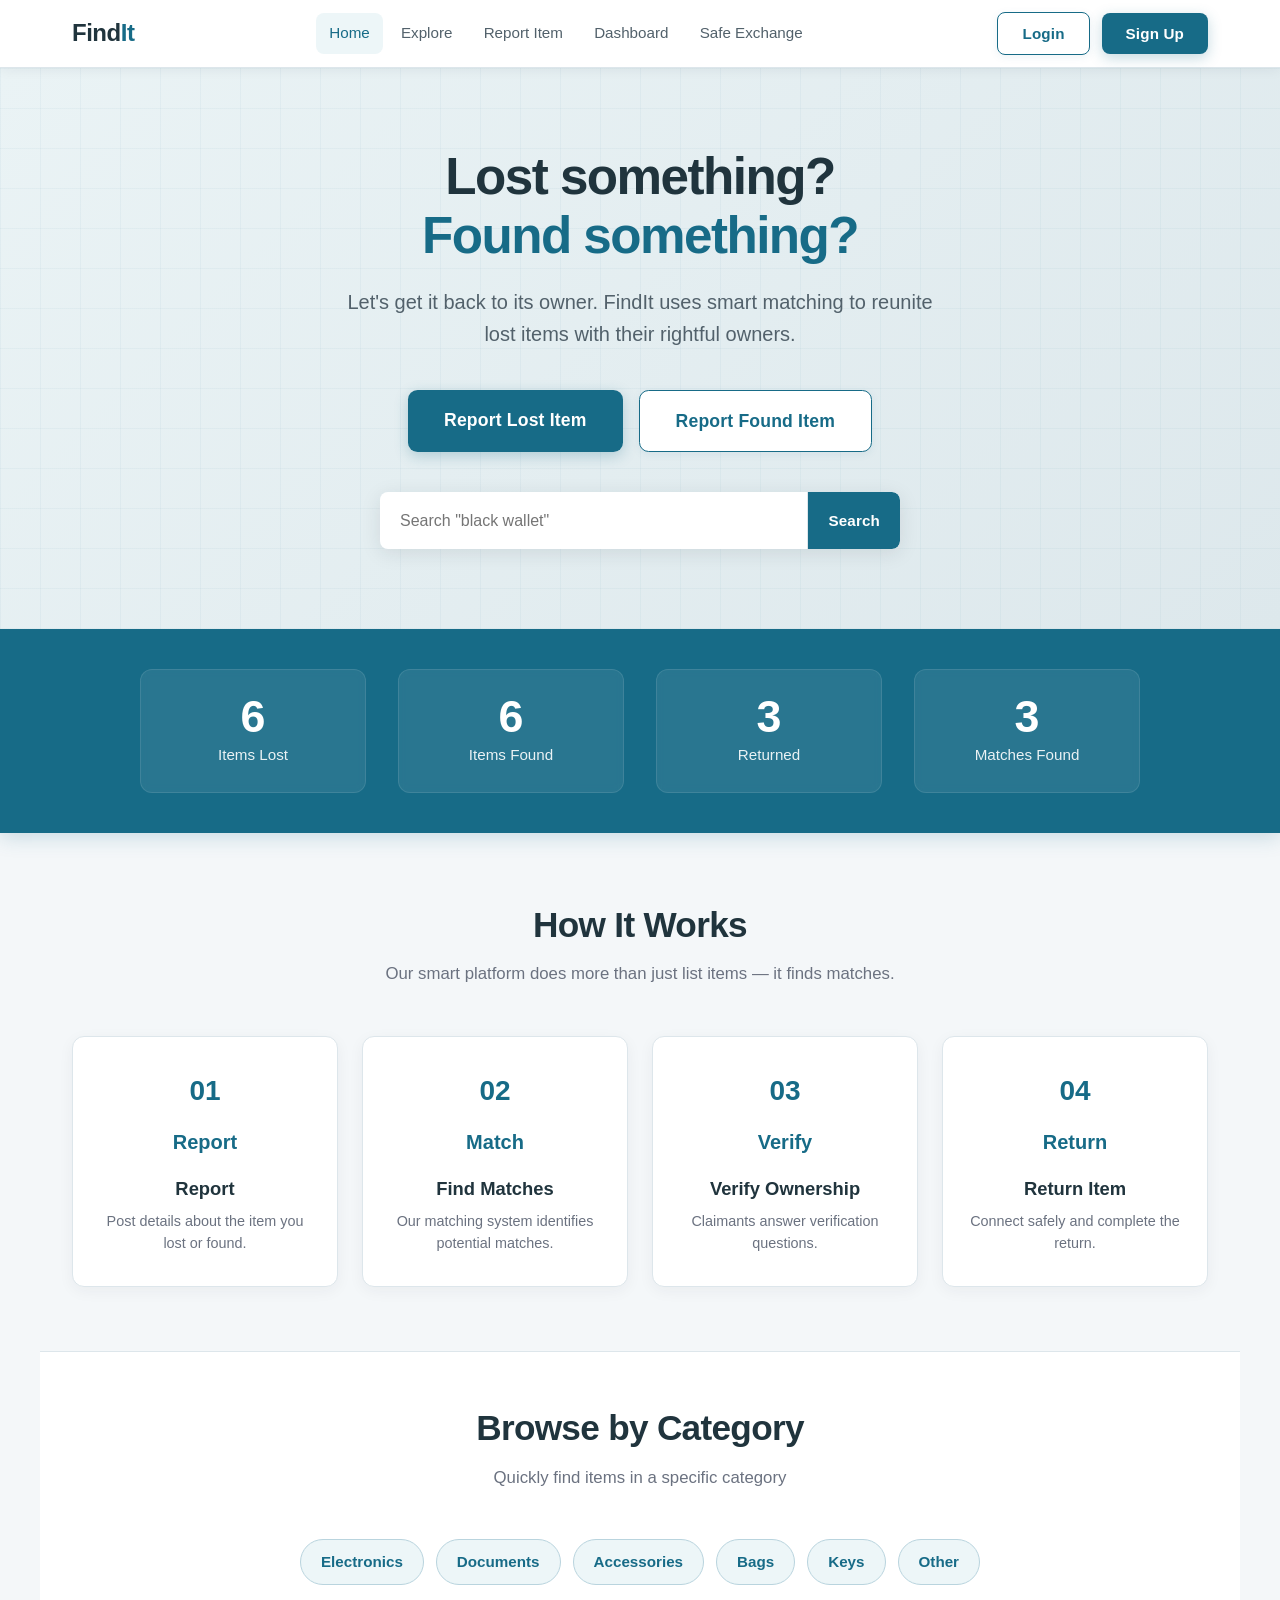
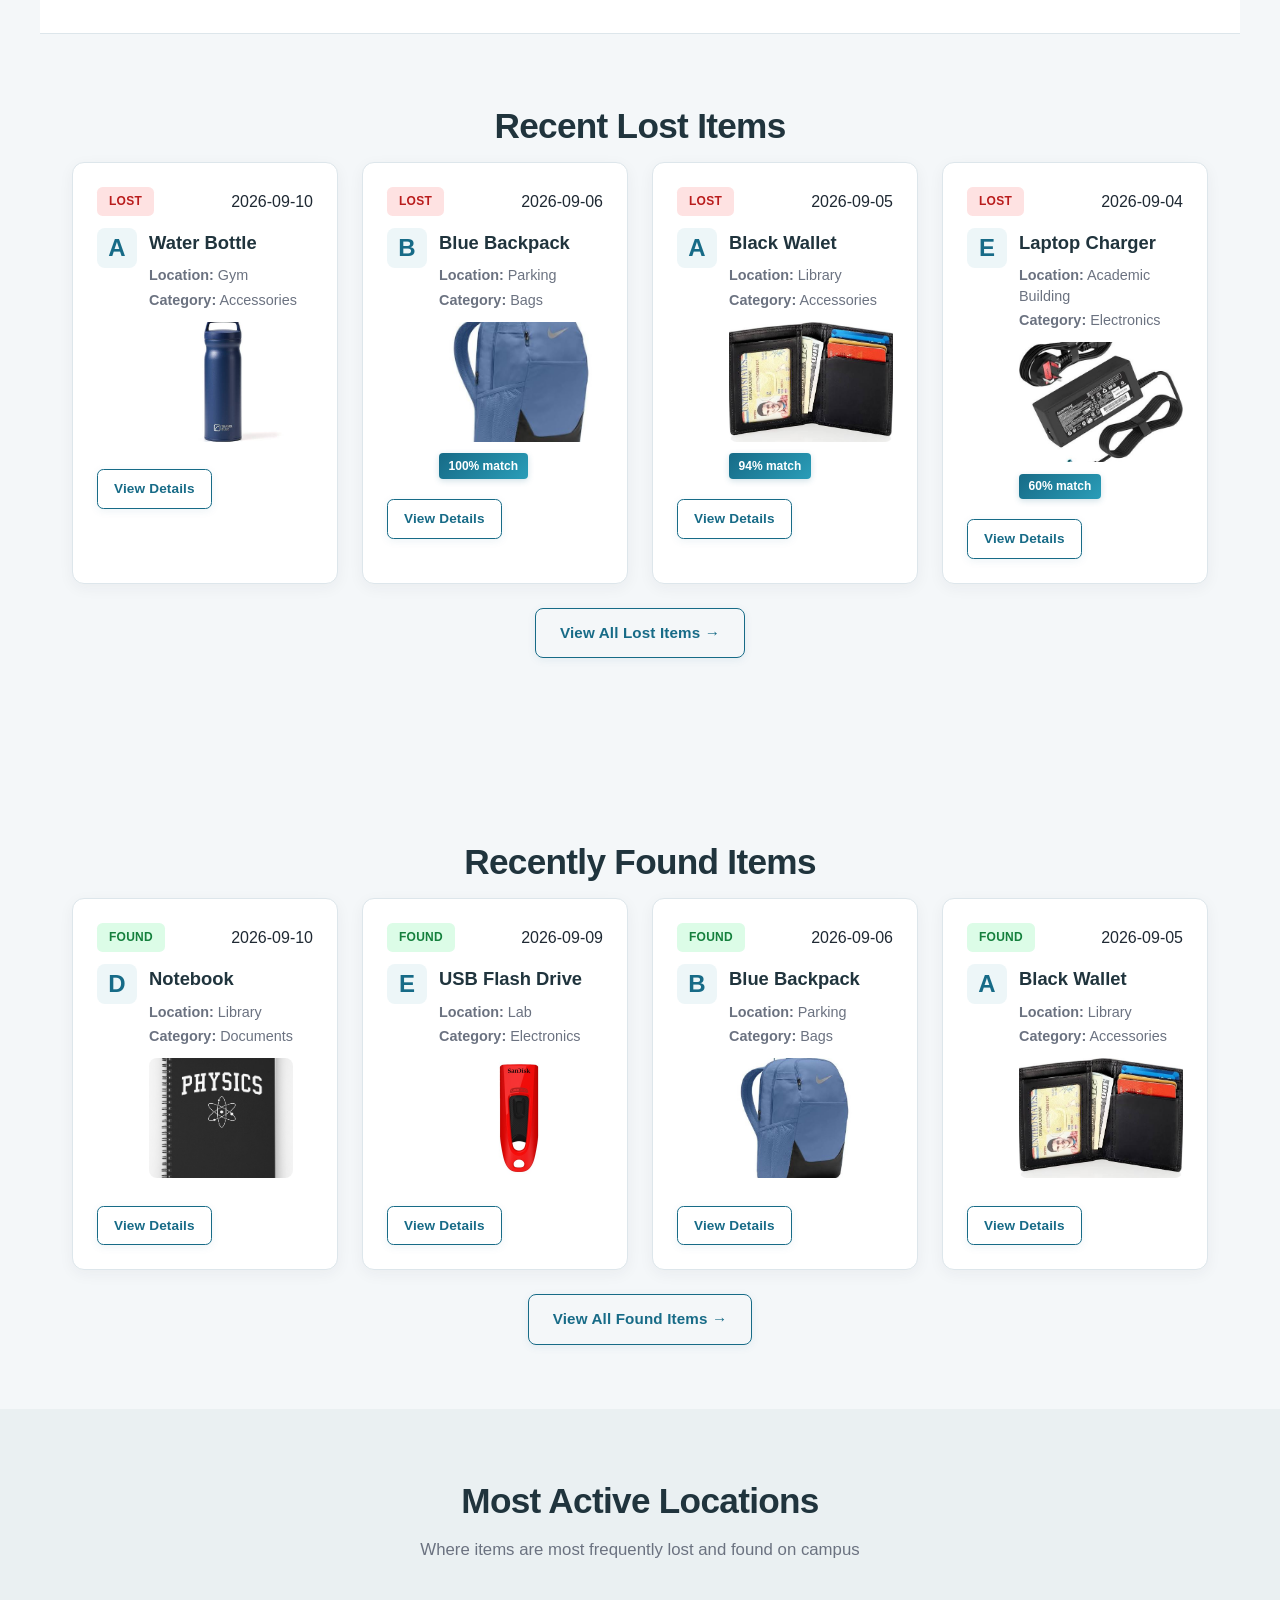
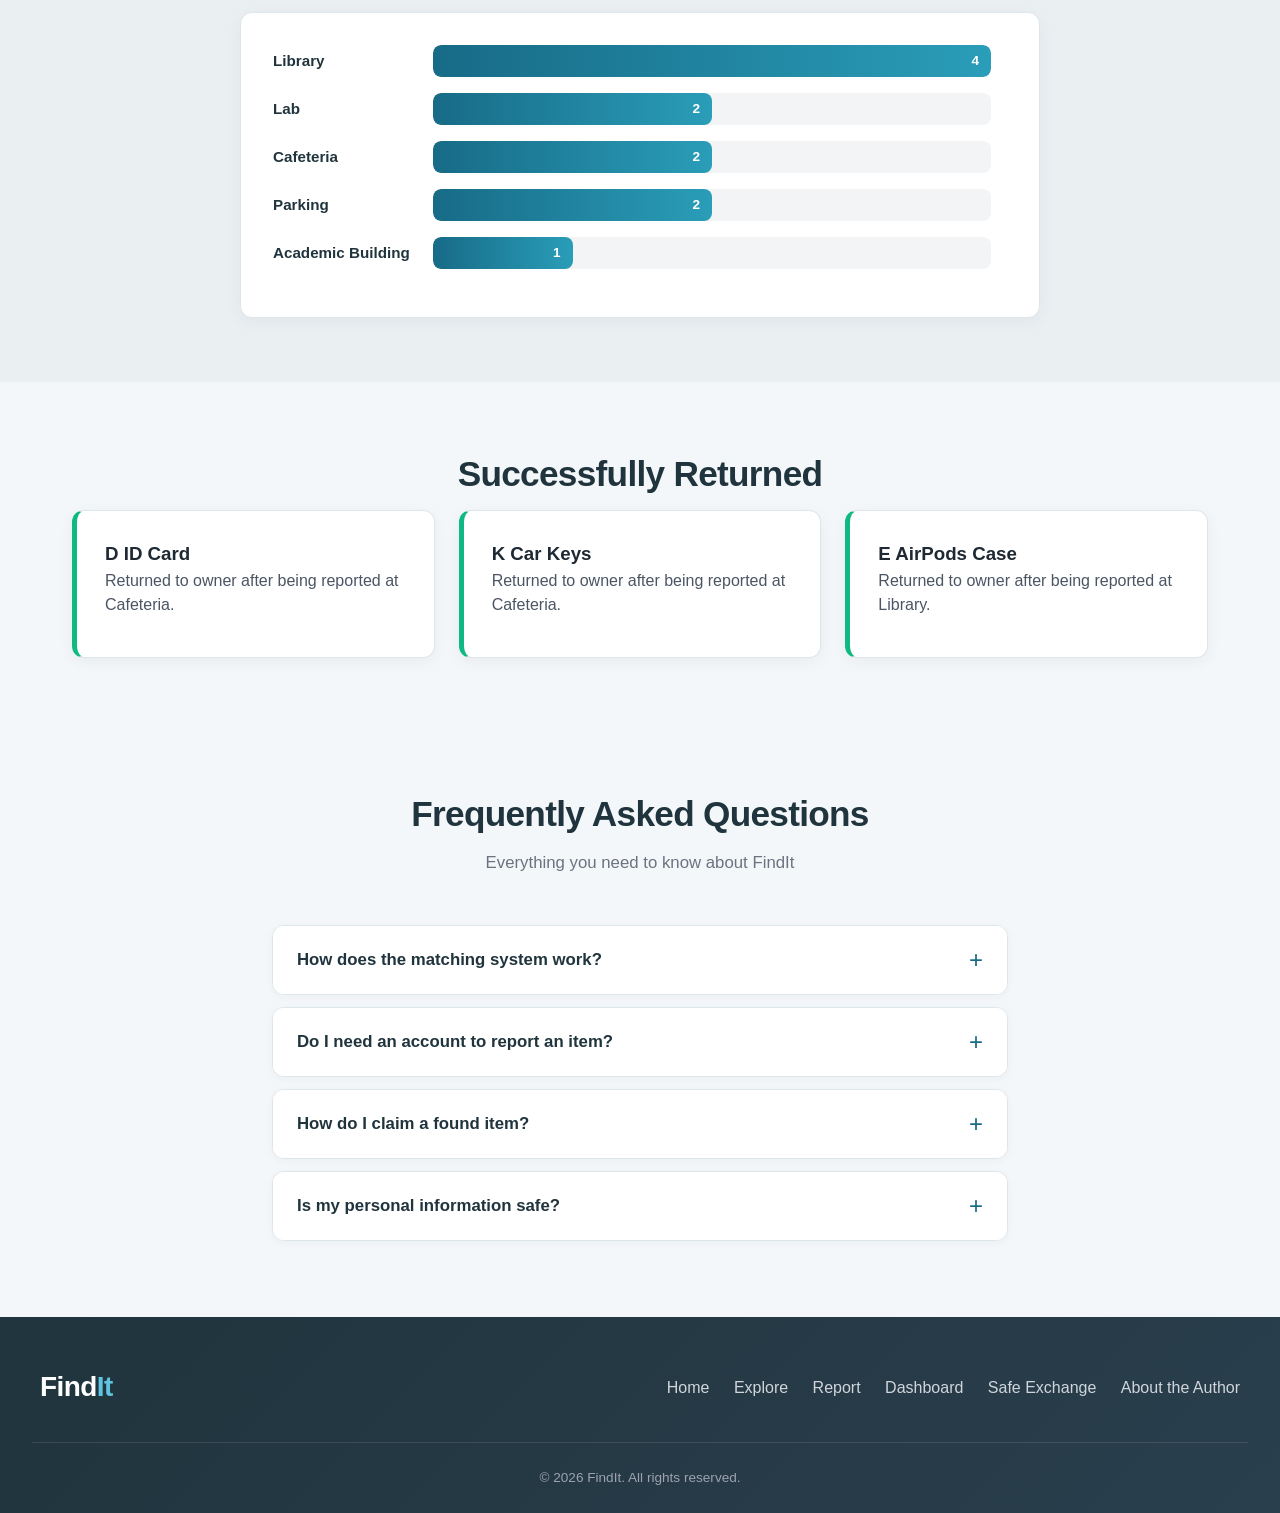
<file: index.html>
<!DOCTYPE html>
<html lang="en">
<head>
    <meta charset="UTF-8">
    <meta name="viewport" content="width=device-width, initial-scale=1.0">
    <title>FindIt — Smart Lost & Found Platform</title>
    <link rel="stylesheet" href="css/style.css">
</head>
<body>
    <nav class="navbar">
        <div class="nav-container">
            <a href="index.html" class="nav-brand">
                <span>Find<span class="brand-accent">It</span></span>
            </a>
            <div class="nav-links" id="navLinks">
                <a href="index.html" class="nav-link active">Home</a>
                <a href="explore.html" class="nav-link">Explore</a>
                <a href="report.html" class="nav-link">Report Item</a>
                <a href="dashboard.html" class="nav-link">Dashboard</a>
                <a href="safe-exchange.html" class="nav-link">Safe Exchange</a>
            </div>
            <div class="nav-auth" id="navAuth"></div>
            <button class="hamburger" id="hamburger" aria-label="Menu">
                <span></span><span></span><span></span>
            </button>
        </div>
    </nav>

    <section class="hero">
        <div class="hero-bg-pattern"></div>
        <div class="hero-content">
            <h1 class="hero-title">Lost something?<br>
                <span class="hero-highlight">Found something?</span>
            </h1>
            <p class="hero-subtitle">Let's get it back to its owner. FindIt uses smart matching to reunite lost items with their rightful owners.</p>
            <div class="hero-buttons">
                <a href="report.html?type=lost" class="btn btn-primary btn-lg">Report Lost Item</a>
                <a href="report.html?type=found" class="btn btn-secondary btn-lg">Report Found Item</a>
            </div>
            <div class="hero-search">
                <input type="text" id="heroSearchInput" placeholder='Search "black wallet"' class="hero-search-input">
                <button class="btn btn-search" id="heroSearchBtn">Search</button>
            </div>
        </div>
    </section>

    <section class="stats-banner">
        <div class="stats-container" id="statsContainer">
            <div class="stat-card"><div class="stat-number" id="statLost">0</div><div class="stat-label">Items Lost</div></div>
            <div class="stat-card"><div class="stat-number" id="statFound">0</div><div class="stat-label">Items Found</div></div>
            <div class="stat-card"><div class="stat-number" id="statReturned">0</div><div class="stat-label">Returned</div></div>
            <div class="stat-card"><div class="stat-number" id="statMatches">0</div><div class="stat-label">Matches Found</div></div>
        </div>
    </section>

    <section class="how-it-works">
        <h2 class="section-title">How It Works</h2>
        <p class="section-subtitle">Our smart platform does more than just list items — it finds matches.</p>
        <div class="steps-grid">
            <div class="step-card"><div class="step-number">01</div><div class="step-icon">Report</div><h3>Report</h3><p>Post details about the item you lost or found.</p></div>
            <div class="step-card"><div class="step-number">02</div><div class="step-icon">Match</div><h3>Find Matches</h3><p>Our matching system identifies potential matches.</p></div>
            <div class="step-card"><div class="step-number">03</div><div class="step-icon">Verify</div><h3>Verify Ownership</h3><p>Claimants answer verification questions.</p></div>
            <div class="step-card"><div class="step-number">04</div><div class="step-icon">Return</div><h3>Return Item</h3><p>Connect safely and complete the return.</p></div>
        </div>
    </section>

    <section class="category-section">
        <h2 class="section-title">Browse by Category</h2>
        <p class="section-subtitle">Quickly find items in a specific category</p>
        <div class="category-chips">
            <span class="category-chip" data-category="Electronics">Electronics</span>
            <span class="category-chip" data-category="Documents">Documents</span>
            <span class="category-chip" data-category="Accessories">Accessories</span>
            <span class="category-chip" data-category="Bags">Bags</span>
            <span class="category-chip" data-category="Keys">Keys</span>
            <span class="category-chip" data-category="Other">Other</span>
        </div>
    </section>

    <section class="recent-section">
        <h2 class="section-title">Recent Lost Items</h2>
        <div class="items-grid" id="recentLostGrid"><p class="loading-placeholder">Loading items...</p></div>
        <div style="text-align:center; margin-top:1.5rem;"><a href="explore.html?filter=lost" class="btn btn-outline">View All Lost Items →</a></div>
    </section>

    <section class="recent-section" style="margin-top:3rem;">
        <h2 class="section-title">Recently Found Items</h2>
        <div class="items-grid" id="recentFoundGrid"><p class="loading-placeholder">Loading items...</p></div>
        <div style="text-align:center; margin-top:1.5rem;"><a href="explore.html?filter=found" class="btn btn-outline">View All Found Items →</a></div>
    </section>

    <section class="location-section">
        <h2 class="section-title">Most Active Locations</h2>
        <p class="section-subtitle">Where items are most frequently lost and found on campus</p>
        <div class="chart-container" id="locationChart"></div>
    </section>

    <section class="success-section">
        <h2 class="section-title">Successfully Returned</h2>
        <div class="success-stories" id="successStories"><p class="loading-placeholder">Loading success stories...</p></div>
    </section>

    <section class="faq-section">
        <h2 class="section-title">Frequently Asked Questions</h2>
        <p class="section-subtitle">Everything you need to know about FindIt</p>
        <div class="faq-item">
            <button class="faq-question">How does the matching system work?</button>
            <div class="faq-answer"><p>FindIt compares lost and found items by category, color, location, date, and keywords in the description. Items with a match score of 40% or higher are flagged as potential matches.</p></div>
        </div>
        <div class="faq-item">
            <button class="faq-question">Do I need an account to report an item?</button>
            <div class="faq-answer"><p>Yes, you need to create a free account to report lost or found items. Browsing and searching items is available to everyone without signing in.</p></div>
        </div>
        <div class="faq-item">
            <button class="faq-question">How do I claim a found item?</button>
            <div class="faq-answer"><p>Click "This Might Be Mine" on a found item's detail page. You'll answer verification questions about the item's brand and unique features to prove ownership.</p></div>
        </div>
        <div class="faq-item">
            <button class="faq-question">Is my personal information safe?</button>
            <div class="faq-answer"><p>Your contact details are only shared after a claim is approved. Verification answers are checked against item details without revealing them publicly.</p></div>
        </div>
    </section>

    <footer class="footer">
        <div class="footer-content">
            <div class="footer-brand"><span>Find<span class="brand-accent">It</span></span></div>
            <div class="footer-links">
                <a href="index.html">Home</a>
                <a href="explore.html">Explore</a>
                <a href="report.html">Report</a>
                <a href="dashboard.html">Dashboard</a>
                <a href="safe-exchange.html">Safe Exchange</a>
                <a href="https://abidhasan27.me" target="_blank" class="author-link">About the Author</a>
            </div>
        </div>
        <div class="footer-bottom"><p>© 2026 FindIt. All rights reserved.</p></div>
    </footer>

    <div class="modal-overlay" id="authModal">
        <div class="modal auth-modal">
            <button class="modal-close" id="authModalClose">Close</button>
            <h2 id="authModalTitle">Welcome to FindIt</h2>
            <p class="modal-subtitle" id="authModalSubtitle">Sign in to report items and track your activity.</p>
            <form id="authForm">
                <div id="authNameField" style="display:none;">
                    <label for="authName">Full Name</label>
                    <input type="text" id="authName" placeholder="Enter your name">
                </div>
                <label for="authEmail">Email Address</label>
                <input type="email" id="authEmail" placeholder="you@campus.edu" required>
                <label for="authPassword">Password</label>
                <input type="password" id="authPassword" placeholder="Create a password" minlength="4" required>
                <button type="submit" class="btn btn-primary btn-block" id="authSubmitBtn">Sign In</button>
            </form>
            <p class="auth-toggle" id="authToggleText">New here? <a href="#" id="authToggleLink">Create an account</a></p>
        </div>
    </div>

    <!-- Safe Exchange Contact Modal -->
    <div class="modal-overlay" id="contactModal">
        <div class="modal safe-exchange-modal">
            <button class="modal-close" id="contactModalClose">Close</button>
            <h2>Safe Exchange</h2>
            <p class="modal-subtitle">We will contact the finder for you.</p>
            <div id="contact-modal-body">
                <p>Connecting you to the finder...</p>
            </div>
        </div>
    </div>

    <div class="toast-container" id="toastContainer"></div>

    <script src="js/data.js"></script>
    <script src="js/app.js"></script>
    <script src="js/safe-exchange.js"></script>
    <script src="js/index.js"></script>
</body>
</html>
</file>
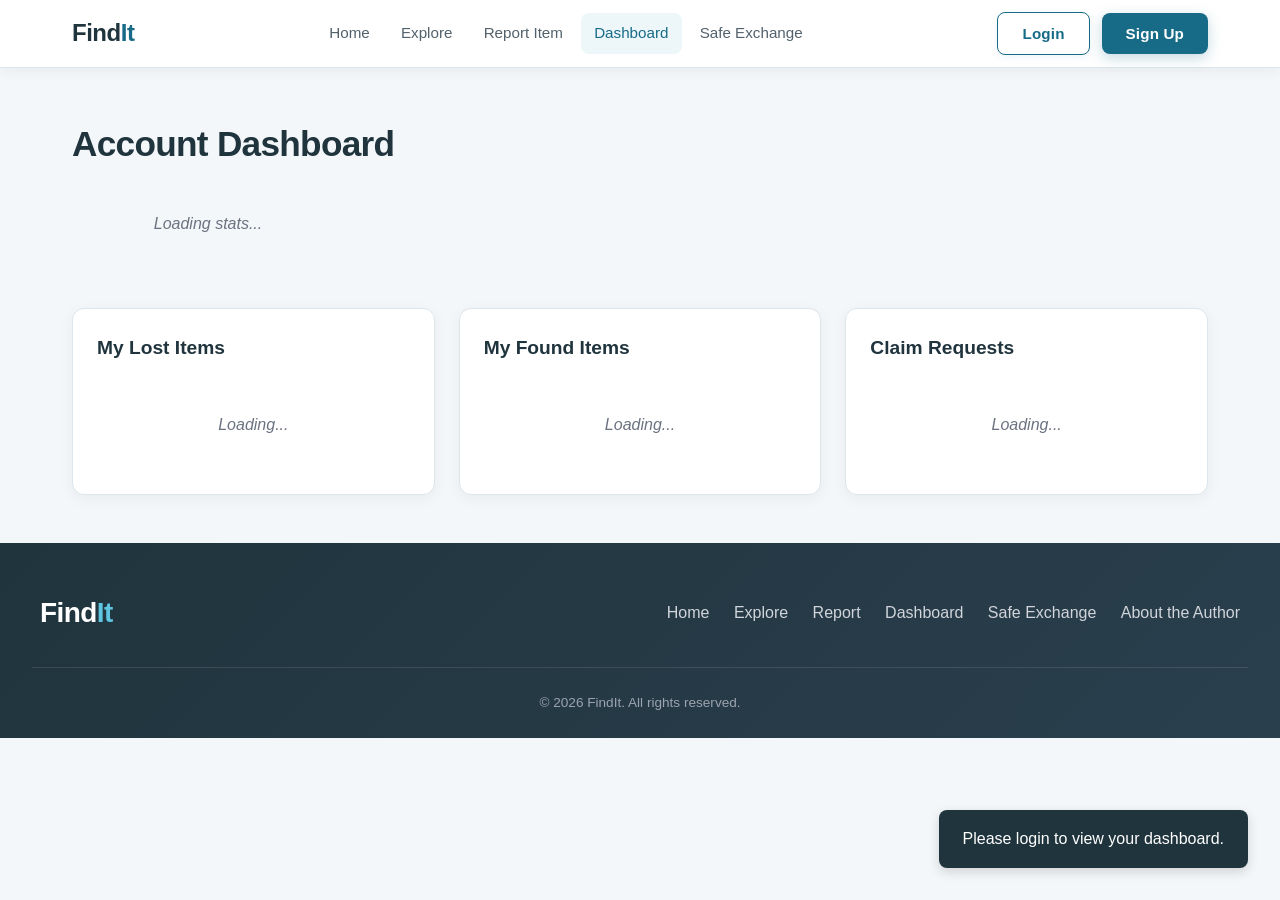
<file: dashboard.html>
<!DOCTYPE html>
<html lang="en">
<head>
    <meta charset="UTF-8">
    <meta name="viewport" content="width=device-width, initial-scale=1.0">
    <title>Dashboard — FindIt</title>
    <link rel="stylesheet" href="css/style.css">
</head>
<body>
    <nav class="navbar">
        <div class="nav-container">
            <a href="index.html" class="nav-brand"><span>Find<span class="brand-accent">It</span></span></a>
            <div class="nav-links" id="navLinks">
                <a href="index.html" class="nav-link">Home</a>
                <a href="explore.html" class="nav-link">Explore</a>
                <a href="report.html" class="nav-link">Report Item</a>
                <a href="dashboard.html" class="nav-link active">Dashboard</a>
                <a href="safe-exchange.html" class="nav-link">Safe Exchange</a>
            </div>
            <div class="nav-auth" id="navAuth"></div>
            <button class="hamburger" id="hamburger"><span></span><span></span><span></span></button>
        </div>
    </nav>

    <main class="dashboard-main">
        <h1 class="page-title">Account Dashboard</h1>
        <div class="dashboard-stats" id="dashboardStats"><p class="loading-placeholder">Loading stats...</p></div>
        <div class="dashboard-sections">
            <div class="dashboard-column">
                <h2>My Lost Items</h2>
                <div id="myLostItems"><p class="loading-placeholder">Loading...</p></div>
            </div>
            <div class="dashboard-column">
                <h2>My Found Items</h2>
                <div id="myFoundItems"><p class="loading-placeholder">Loading...</p></div>
            </div>
            <div class="dashboard-column">
                <h2>Claim Requests</h2>
                <div id="claimRequests"><p class="loading-placeholder">Loading...</p></div>
            </div>
        </div>
    </main>

    <footer class="footer">
        <div class="footer-content">
            <div class="footer-brand"><span>Find<span class="brand-accent">It</span></span></div>
            <div class="footer-links">
                <a href="index.html">Home</a>
                <a href="explore.html">Explore</a>
                <a href="report.html">Report</a>
                <a href="dashboard.html">Dashboard</a>
                <a href="safe-exchange.html">Safe Exchange</a>
                <a href="https://abidhasan27.me" target="_blank" class="author-link">About the Author</a>
            </div>
        </div>
        <div class="footer-bottom"><p>© 2026 FindIt. All rights reserved.</p></div>
    </footer>

    <div class="modal-overlay" id="authModal">
        <div class="modal auth-modal">
            <button class="modal-close" id="authModalClose">Close</button>
            <h2 id="authModalTitle">Welcome to FindIt</h2>
            <p class="modal-subtitle" id="authModalSubtitle">Sign in to report items and track your activity.</p>
            <form id="authForm">
                <div id="authNameField" style="display:none;">
                    <label for="authName">Full Name</label>
                    <input type="text" id="authName" placeholder="Enter your name">
                </div>
                <label for="authEmail">Email Address</label>
                <input type="email" id="authEmail" placeholder="you@campus.edu" required>
                <label for="authPassword">Password</label>
                <input type="password" id="authPassword" placeholder="Create a password" minlength="4" required>
                <button type="submit" class="btn btn-primary btn-block" id="authSubmitBtn">Sign In</button>
            </form>
            <p class="auth-toggle" id="authToggleText">New here? <a href="#" id="authToggleLink">Create an account</a></p>
        </div>
    </div>

    <div class="toast-container" id="toastContainer"></div>

    <script src="js/data.js"></script>
    <script src="js/app.js"></script>
    <script src="js/dashboard.js"></script>
</body>
</html>
</file>
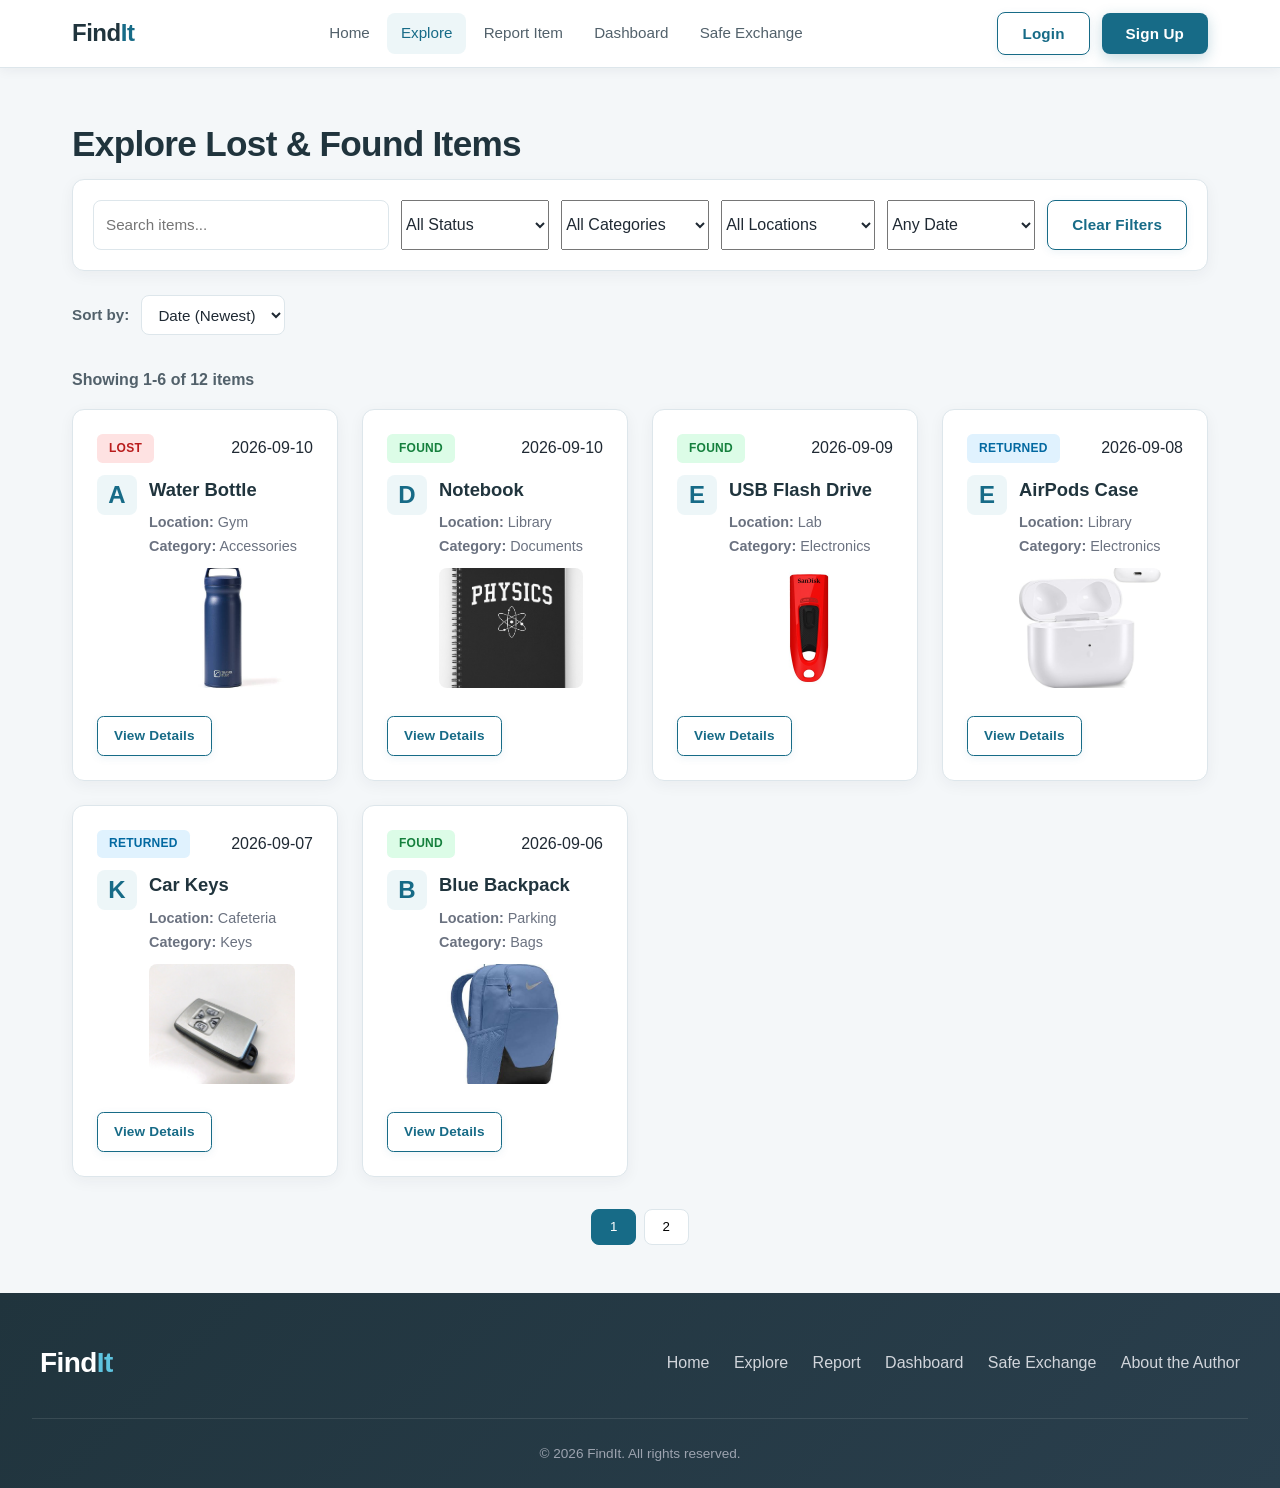
<file: details.html>
<!DOCTYPE html>
<html lang="en">
<head>
    <meta charset="UTF-8">
    <meta name="viewport" content="width=device-width, initial-scale=1.0">
    <title>Item Details — FindIt</title>
    <link rel="stylesheet" href="css/style.css">
</head>
<body>
    <nav class="navbar">
        <div class="nav-container">
            <a href="index.html" class="nav-brand"><span>Find<span class="brand-accent">It</span></span></a>
            <div class="nav-links" id="navLinks">
                <a href="index.html" class="nav-link">Home</a>
                <a href="explore.html" class="nav-link">Explore</a>
                <a href="report.html" class="nav-link">Report Item</a>
                <a href="dashboard.html" class="nav-link">Dashboard</a>
            </div>
            <div class="nav-auth" id="navAuth"></div>
            <button class="hamburger" id="hamburger"><span></span><span></span><span></span></button>
        </div>
    </nav>

    <main class="details-main">
        <div id="itemDetailsContainer">
            <p class="loading-placeholder">Loading item details...</p>
        </div>
    </main>

    <footer class="footer">
        <div class="footer-content">
            <div class="footer-brand"><span>Find<span class="brand-accent">It</span></span></div>
            <div class="footer-links">
                <a href="index.html">Home</a>
                <a href="explore.html">Explore</a>
                <a href="report.html">Report</a>
                <a href="dashboard.html">Dashboard</a>
                <a href="https://abidhasan27.me" target="_blank" class="author-link">About the Author</a>
            </div>
        </div>
        <div class="footer-bottom"><p>© 2026 FindIt. All rights reserved.</p></div>
    </footer>

    <div class="modal-overlay" id="authModal">
        <div class="modal auth-modal">
            <button class="modal-close" id="authModalClose">Close</button>
            <h2 id="authModalTitle">Welcome to FindIt</h2>
            <p class="modal-subtitle" id="authModalSubtitle">Sign in to report items and track your activity.</p>
            <form id="authForm">
                <div id="authNameField" style="display:none;">
                    <label for="authName">Full Name</label>
                    <input type="text" id="authName" placeholder="Enter your name">
                </div>
                <label for="authEmail">Email Address</label>
                <input type="email" id="authEmail" placeholder="you@campus.edu" required>
                <label for="authPassword">Password</label>
                <input type="password" id="authPassword" placeholder="Create a password" minlength="4" required>
                <button type="submit" class="btn btn-primary btn-block" id="authSubmitBtn">Sign In</button>
            </form>
            <p class="auth-toggle" id="authToggleText">New here? <a href="#" id="authToggleLink">Create an account</a></p>
        </div>
    </div>

    <!-- Verification Modal -->
    <div class="modal-overlay" id="verifyModal">
        <div class="modal">
            <button class="modal-close" id="verifyModalClose">Close</button>
            <h2>Ownership Verification</h2>
            <p>Before claiming this item, please answer the following questions to prove ownership.</p>
            <form id="verificationForm">
                <div class="form-group">
                    <label>What is the brand of this item?</label>
                    <input type="text" id="verifyBrand" required>
                </div>
                <div class="form-group">
                    <label>Describe a unique mark or feature.</label>
                    <input type="text" id="verifyFeature" required>
                </div>
                <button type="submit" class="btn btn-primary btn-block">Submit Claim</button>
            </form>
        </div>
    </div>

    <!-- Safe Exchange Contact Modal -->
    <div class="modal-overlay" id="contactModal">
        <div class="modal safe-exchange-modal">
            <button class="modal-close" id="contactModalClose">Close</button>
            <h2>Safe Exchange</h2>
            <p class="modal-subtitle">We will contact the finder for you.</p>
            <div id="contact-modal-body">
                <p>Connecting you to the finder...</p>
            </div>
        </div>
    </div>

    <div class="toast-container" id="toastContainer"></div>

    <script src="js/data.js"></script>
    <script src="js/app.js"></script>
    <script src="js/safe-exchange.js"></script>
    <script src="js/details.js"></script>
</body>
</html>
</file>
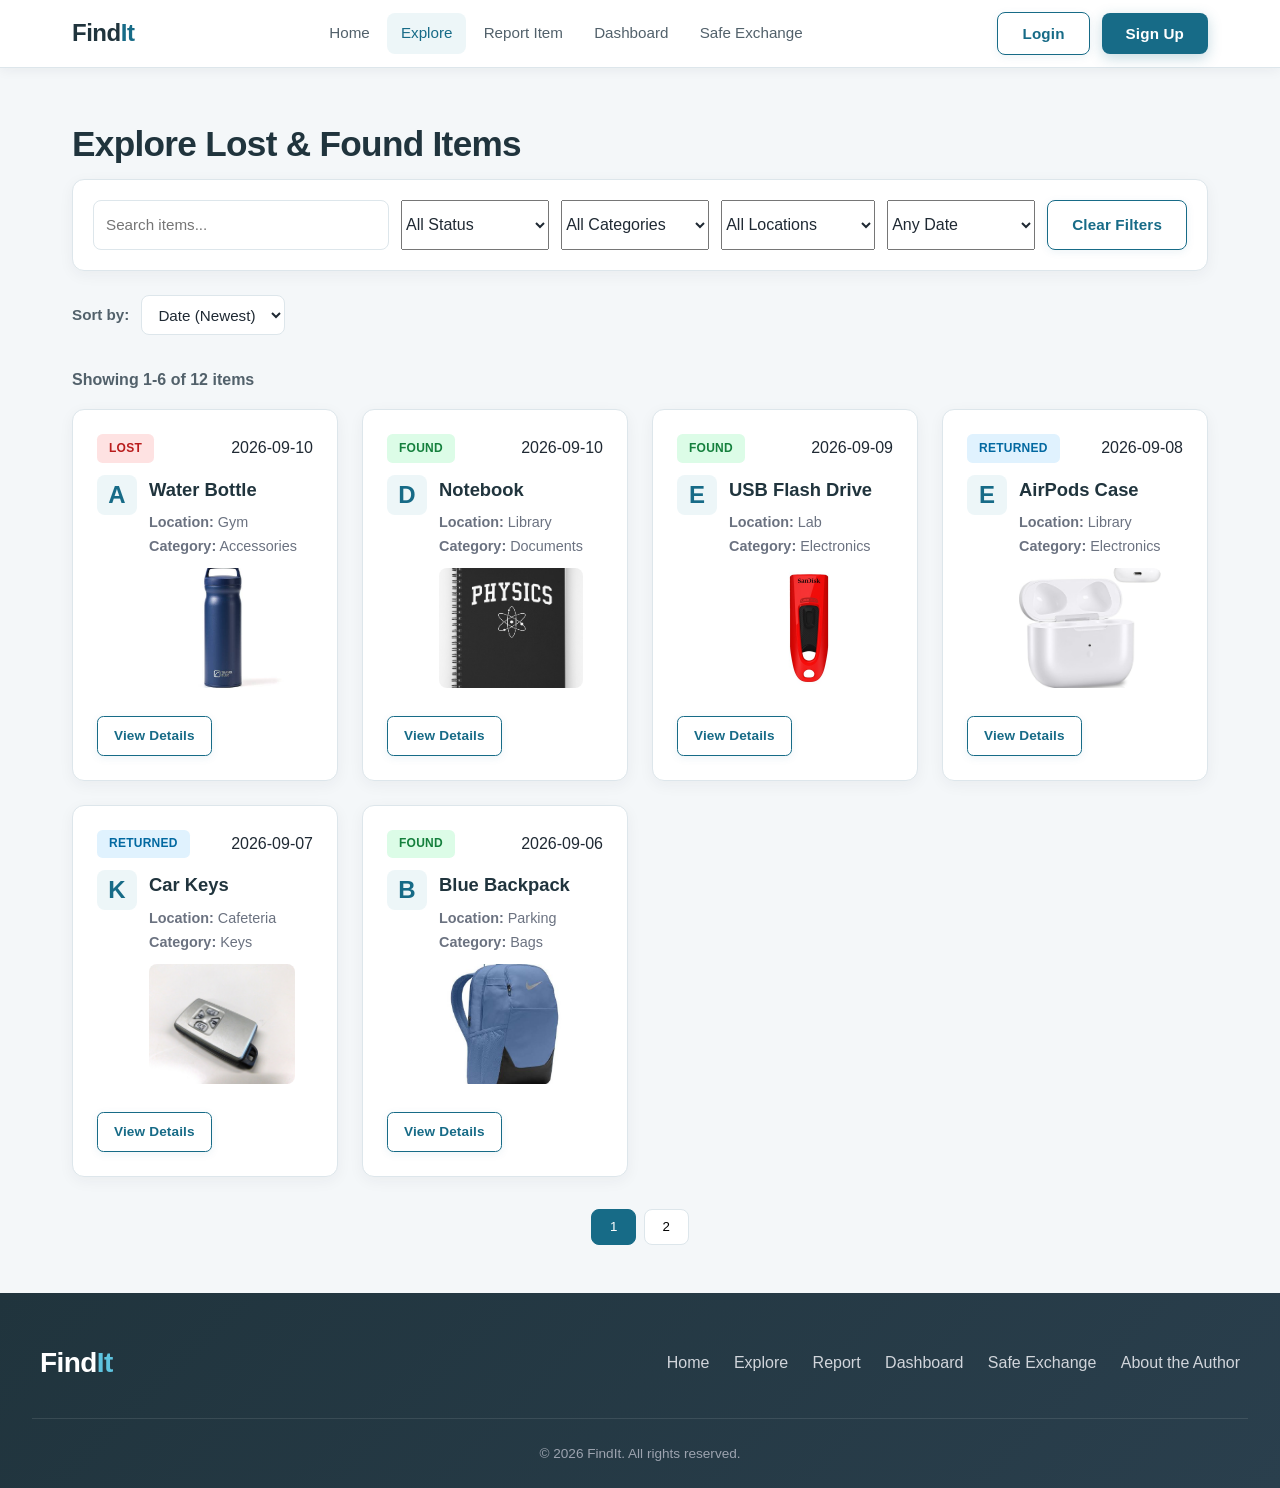
<file: explore.html>
<!DOCTYPE html>
<html lang="en">
<head>
    <meta charset="UTF-8">
    <meta name="viewport" content="width=device-width, initial-scale=1.0">
    <title>Explore — FindIt</title>
    <link rel="stylesheet" href="css/style.css">
</head>
<body>
    <nav class="navbar">
        <div class="nav-container">
            <a href="index.html" class="nav-brand"><span>Find<span class="brand-accent">It</span></span></a>
            <div class="nav-links" id="navLinks">
                <a href="index.html" class="nav-link">Home</a>
                <a href="explore.html" class="nav-link active">Explore</a>
                <a href="report.html" class="nav-link">Report Item</a>
                <a href="dashboard.html" class="nav-link">Dashboard</a>
                <a href="safe-exchange.html" class="nav-link">Safe Exchange</a>
            </div>
            <div class="nav-auth" id="navAuth"></div>
            <button class="hamburger" id="hamburger"><span></span><span></span><span></span></button>
        </div>
    </nav>

    <main class="explore-main">
        <h1 class="page-title">Explore Lost & Found Items</h1>
        <div class="filter-panel">
            <input type="text" id="searchInput" placeholder="Search items..." class="filter-search">
            <select id="statusFilter">
                <option value="all">All Status</option>
                <option value="lost">Lost</option>
                <option value="found">Found</option>
                <option value="returned">Returned</option>
            </select>
            <select id="categoryFilter">
                <option value="all">All Categories</option>
                <option value="Electronics">Electronics</option>
                <option value="Documents">Documents</option>
                <option value="Accessories">Accessories</option>
                <option value="Bags">Bags</option>
                <option value="Keys">Keys</option>
                <option value="Other">Other</option>
            </select>
            <select id="locationFilter">
                <option value="all">All Locations</option>
                <option value="Library">Library</option>
                <option value="Cafeteria">Cafeteria</option>
                <option value="Academic Building">Academic Building</option>
                <option value="Parking">Parking</option>
                <option value="Lab">Lab</option>
                <option value="Other">Other</option>
            </select>
            <select id="dateFilter">
                <option value="any">Any Date</option>
                <option value="today">Today</option>
                <option value="week">This Week</option>
                <option value="month">This Month</option>
            </select>
            <button class="btn btn-outline" id="clearFilters">Clear Filters</button>
        </div>

        <div class="sort-bar">
            <label for="sortFilter">Sort by:</label>
            <select id="sortFilter">
                <option value="date">Date (Newest)</option>
                <option value="name">Name (A–Z)</option>
                <option value="match">Match Score</option>
            </select>
        </div>

        <div class="filter-tags" id="filterTags"></div>
        <div class="results-count" id="resultsCount">Loading items...</div>
        <div class="items-grid" id="exploreGrid"><p class="loading-placeholder">Loading items...</p></div>
        <div class="pagination" id="pagination"></div>
    </main>

    <footer class="footer">
        <div class="footer-content">
            <div class="footer-brand"><span>Find<span class="brand-accent">It</span></span></div>
            <div class="footer-links">
                <a href="index.html">Home</a>
                <a href="explore.html">Explore</a>
                <a href="report.html">Report</a>
                <a href="dashboard.html">Dashboard</a>
                <a href="safe-exchange.html">Safe Exchange</a>
                <a href="https://abidhasan27.me" target="_blank" class="author-link">About the Author</a>
            </div>
        </div>
        <div class="footer-bottom"><p>© 2026 FindIt. All rights reserved.</p></div>
    </footer>

    <div class="modal-overlay" id="authModal">
        <div class="modal auth-modal">
            <button class="modal-close" id="authModalClose">Close</button>
            <h2 id="authModalTitle">Welcome to FindIt</h2>
            <p class="modal-subtitle" id="authModalSubtitle">Sign in to report items and track your activity.</p>
            <form id="authForm">
                <div id="authNameField" style="display:none;">
                    <label for="authName">Full Name</label>
                    <input type="text" id="authName" placeholder="Enter your name">
                </div>
                <label for="authEmail">Email Address</label>
                <input type="email" id="authEmail" placeholder="you@campus.edu" required>
                <label for="authPassword">Password</label>
                <input type="password" id="authPassword" placeholder="Create a password" minlength="4" required>
                <button type="submit" class="btn btn-primary btn-block" id="authSubmitBtn">Sign In</button>
            </form>
            <p class="auth-toggle" id="authToggleText">New here? <a href="#" id="authToggleLink">Create an account</a></p>
        </div>
    </div>

    <!-- Safe Exchange Contact Modal -->
    <div class="modal-overlay" id="contactModal">
        <div class="modal safe-exchange-modal">
            <button class="modal-close" id="contactModalClose">Close</button>
            <h2>Safe Exchange</h2>
            <p class="modal-subtitle">We will contact the finder for you.</p>
            <div id="contact-modal-body">
                <p>Connecting you to the finder...</p>
            </div>
        </div>
    </div>

    <div class="toast-container" id="toastContainer"></div>

    <script src="js/data.js"></script>
    <script src="js/app.js"></script>
    <script src="js/safe-exchange.js"></script>
    <script src="js/explore.js"></script>
</body>
</html>
</file>
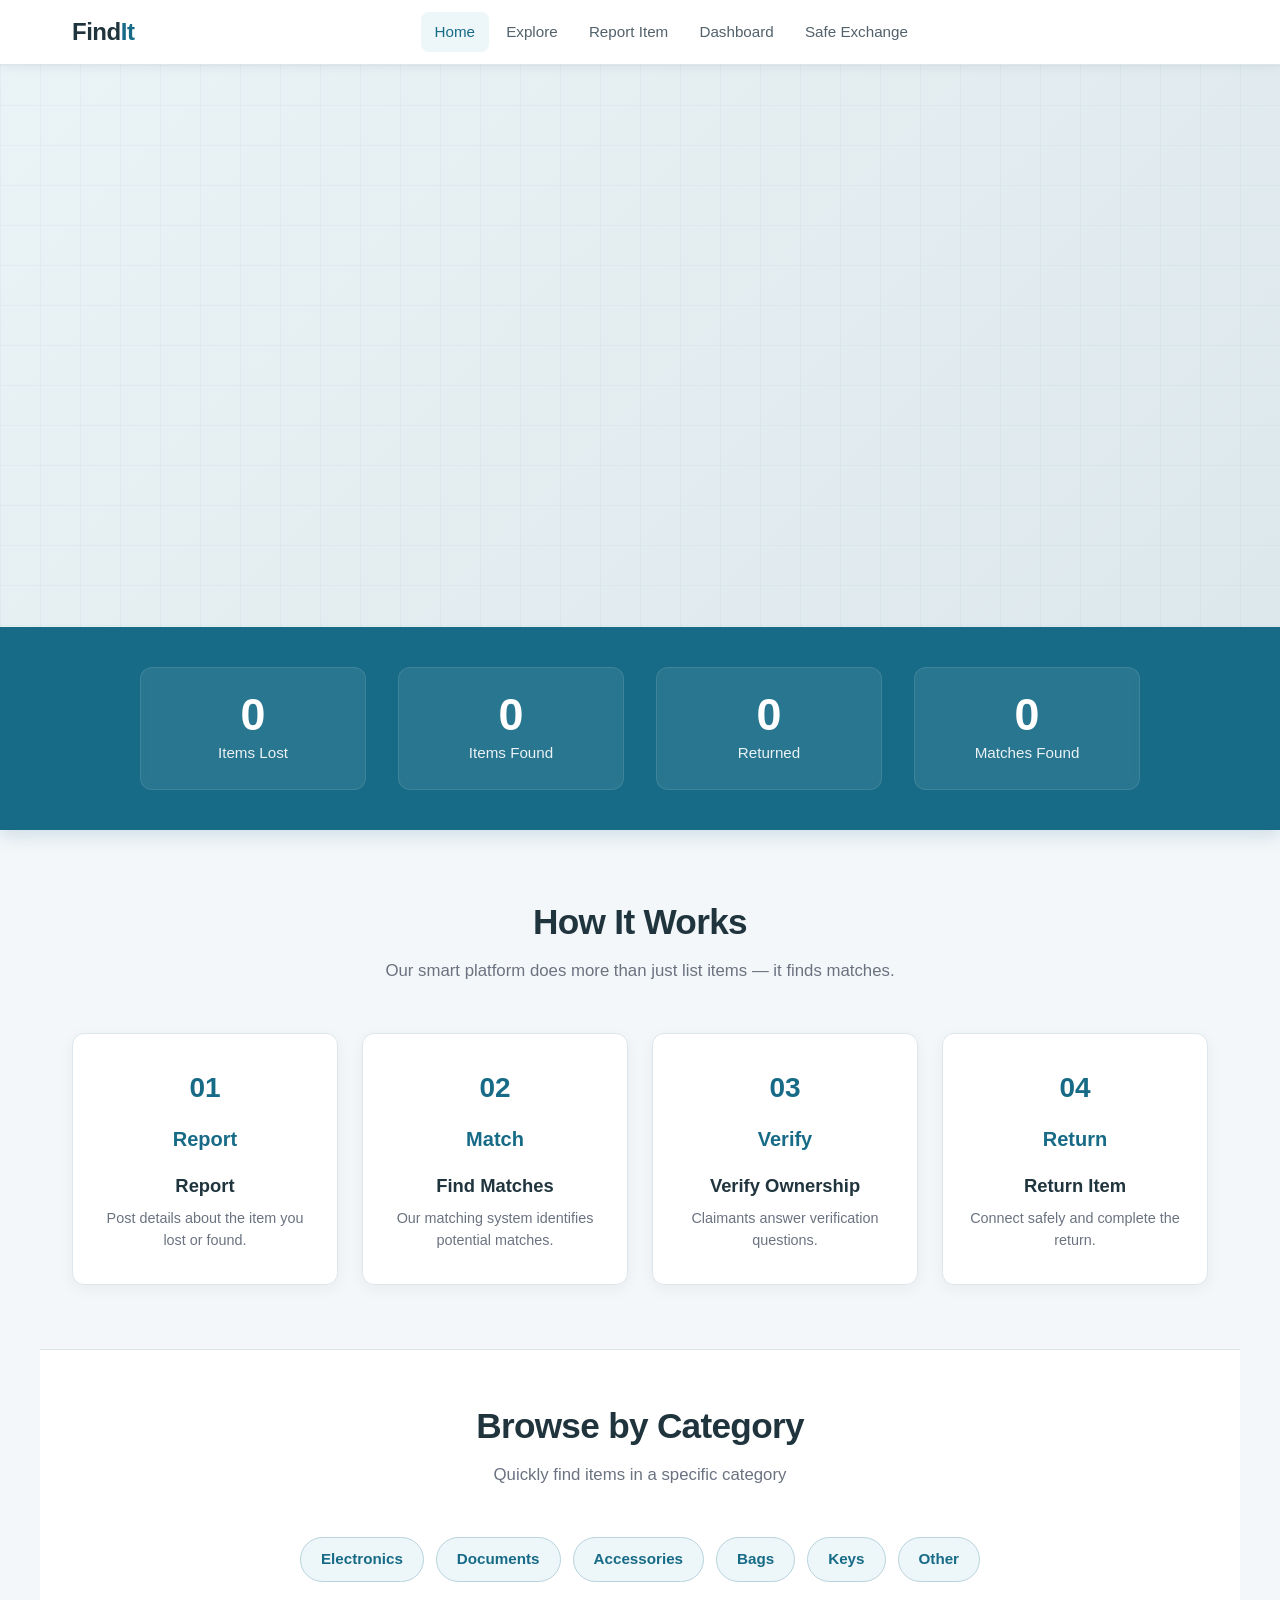
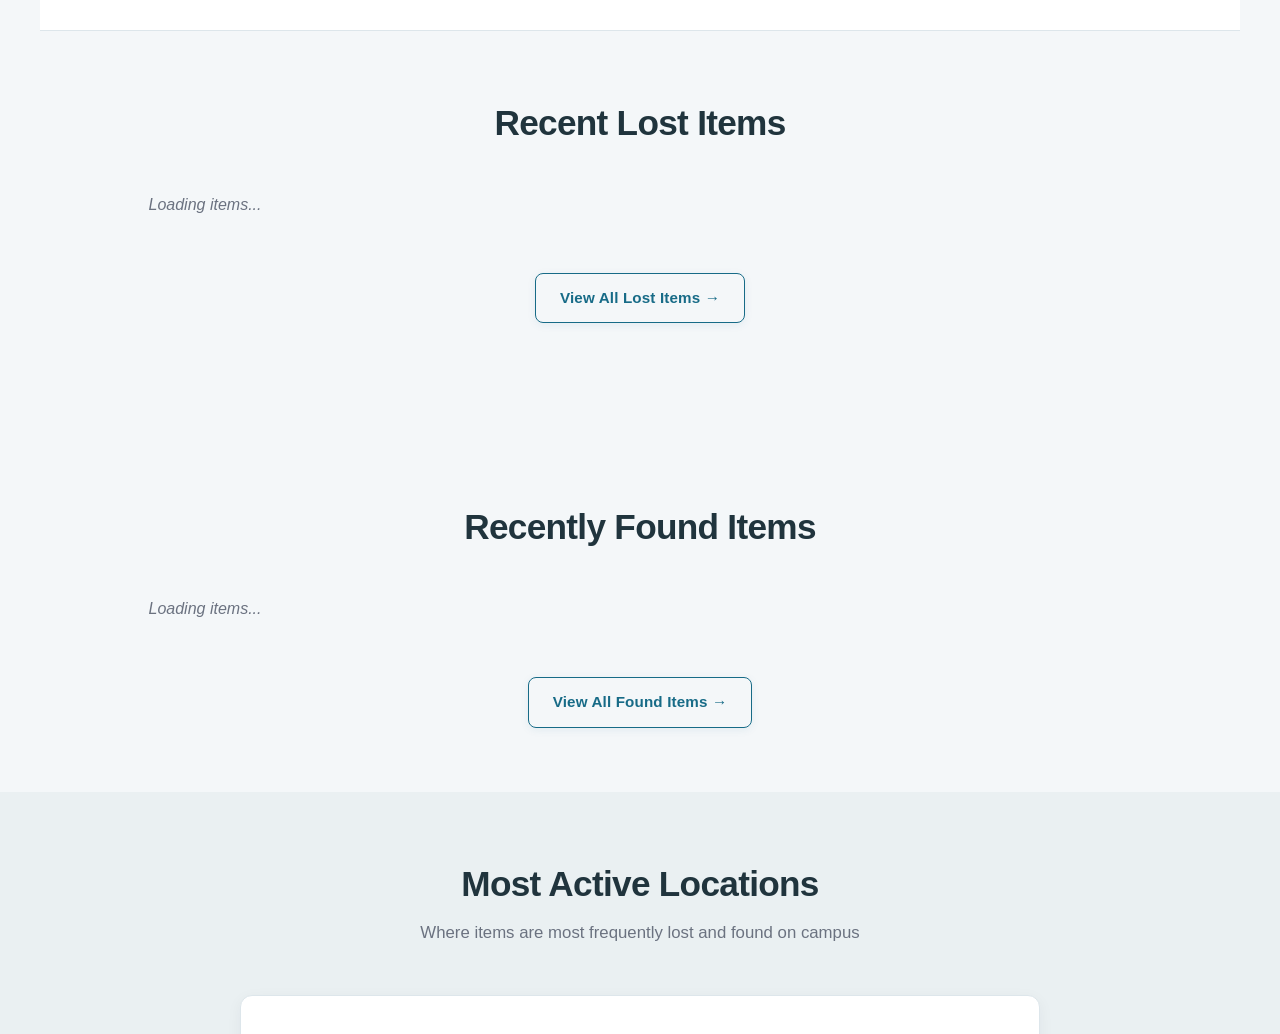
<file: report.html>
<!DOCTYPE html>
<html lang="en">
<head>
    <meta charset="UTF-8">
    <meta name="viewport" content="width=device-width, initial-scale=1.0">
    <title>Report Item — FindIt</title>
    <link rel="stylesheet" href="css/style.css">
</head>
<body>
    <nav class="navbar">
        <div class="nav-container">
            <a href="index.html" class="nav-brand"><span>Find<span class="brand-accent">It</span></span></a>
            <div class="nav-links" id="navLinks">
                <a href="index.html" class="nav-link">Home</a>
                <a href="explore.html" class="nav-link">Explore</a>
                <a href="report.html" class="nav-link active">Report Item</a>
                <a href="dashboard.html" class="nav-link">Dashboard</a>
                <a href="safe-exchange.html" class="nav-link">Safe Exchange</a>
            </div>
            <div class="nav-auth" id="navAuth"></div>
            <button class="hamburger" id="hamburger"><span></span><span></span><span></span></button>
        </div>
    </nav>

    <main class="report-main">
        <h1 class="page-title">Report an Item</h1>
        <p class="page-subtitle">Tell us what happened and we'll help you find a match.</p>
        <div class="report-layout">
        <form id="reportForm" class="report-form">
            <div class="form-section">
                <h2>What happened?</h2>
                <div class="radio-group">
                    <label class="radio-card">
                        <input type="radio" name="reportType" value="lost" id="lostRadio" checked>
                        <span class="radio-content">I Lost Something</span>
                    </label>
                    <label class="radio-card">
                        <input type="radio" name="reportType" value="found" id="foundRadio">
                        <span class="radio-content">I Found Something</span>
                    </label>
                </div>
            </div>

            <div class="form-section">
                <h2>Item Details</h2>
                <div class="form-grid">
                    <div class="form-group">
                        <label for="itemName">Item Name *</label>
                        <input type="text" id="itemName" required>
                        <span class="form-error">This field is required.</span>
                    </div>
                    <div class="form-group">
                        <label for="category">Category *</label>
                        <select id="category" required>
                            <option value="">Select Category</option>
                            <option value="Electronics">Electronics</option>
                            <option value="Documents">Documents</option>
                            <option value="Accessories">Accessories</option>
                            <option value="Bags">Bags</option>
                            <option value="Keys">Keys</option>
                            <option value="Other">Other</option>
                        </select>
                        <span class="form-error">This field is required.</span>
                    </div>
                    <div class="form-group full-width">
                        <label for="description">Description *</label>
                        <textarea id="description" rows="3" required maxlength="500"></textarea>
                        <div class="char-counter" id="charCount">0 / 500</div>
                        <span class="form-error">This field is required.</span>
                    </div>
                    <div class="form-group">
                        <label for="location">Location *</label>
                        <select id="location" required>
                            <option value="">Select Location</option>
                            <option value="Library">Library</option>
                            <option value="Cafeteria">Cafeteria</option>
                            <option value="Academic Building">Academic Building</option>
                            <option value="Parking">Parking</option>
                            <option value="Lab">Lab</option>
                            <option value="Other">Other</option>
                        </select>
                        <span class="form-error">This field is required.</span>
                    </div>
                    <div class="form-group">
                        <label for="date">Date *</label>
                        <input type="date" id="date" required>
                        <span class="form-error">This field is required.</span>
                    </div>
                    <div class="form-group">
                        <label for="time">Approximate Time</label>
                        <div class="time-picker-wrapper">
                            <div class="circular-clock" id="circularClock" role="button" tabindex="0" aria-label="Click to set time or drag to fine-tune">
                                <svg class="clock-svg" viewBox="0 0 200 200" width="200" height="200" xmlns="http://www.w3.org/2000/svg">
                                    <circle cx="100" cy="100" r="95" class="clock-border" />
                                    <circle cx="100" cy="100" r="90" class="clock-face" />
                                    <g id="clockTicks" aria-hidden="true"></g>
                                    <g class="clock-numbers" aria-hidden="true">
                                        <text x="100" y="39" class="clock-number">12</text>
                                        <text x="130.5" y="47.2" class="clock-number">1</text>
                                        <text x="152.8" y="69.5" class="clock-number">2</text>
                                        <text x="161" y="100" class="clock-number">3</text>
                                        <text x="152.8" y="130.5" class="clock-number">4</text>
                                        <text x="130.5" y="152.8" class="clock-number">5</text>
                                        <text x="100" y="161" class="clock-number">6</text>
                                        <text x="69.5" y="152.8" class="clock-number">7</text>
                                        <text x="47.2" y="130.5" class="clock-number">8</text>
                                        <text x="39" y="100" class="clock-number">9</text>
                                        <text x="47.2" y="69.5" class="clock-number">10</text>
                                        <text x="69.5" y="47.2" class="clock-number">11</text>
                                    </g>
                                    <!-- Hour hand -->
                                    <line id="clockHourHand" x1="100" y1="100" x2="100" y2="45" class="clock-hand hour" />
                                    <!-- Minute hand -->
                                    <line id="clockMinuteHand" x1="100" y1="100" x2="100" y2="25" class="clock-hand minute" />
                                    <!-- Center dot -->
                                    <circle cx="100" cy="100" r="6" class="clock-center-dot" />
                                </svg>
                                <input type="hidden" id="time">
                                <div class="clock-digital" id="clockDigital">--:--</div>
                            </div>
                            <label class="clock-time-label" for="timeEntry">Or enter an exact time</label>
                            <input class="clock-time-entry" id="timeEntry" type="text" inputmode="text" autocomplete="off" placeholder="9:41 AM" aria-describedby="timeEntryHint">
                            <p class="clock-hint" id="timeEntryHint">Click or drag the clock to set a time, or type a time such as 9:41 AM.</p>
                        </div>
                    </div>
                    <div class="form-group">
                        <label for="color">Color</label>
                        <input type="text" id="color" placeholder="e.g., Black">
                    </div>
                    <div class="form-group">
                        <label for="brand">Brand</label>
                        <input type="text" id="brand" placeholder="e.g., Casio">
                    </div>
                    <div class="form-group full-width">
                        <label for="uniqueFeatures">Unique Features (helps verification)</label>
                        <textarea id="uniqueFeatures" rows="2" placeholder="e.g., Name sticker on back, scratch near logo"></textarea>
                    </div>
                    <div class="form-group">
                        <label for="photo">Photo (optional)</label>
                        <input type="file" id="photo" accept="image/*">
                        <img id="photoPreview" class="photo-preview" alt="Photo preview">
                    </div>
                    <div class="form-group">
                        <label for="contactPref">Contact Preference</label>
                        <select id="contactPref">
                            <option value="email">Email</option>
                            <option value="message">In-app Message</option>
                        </select>
                    </div>
                    <div class="form-group full-width">
                        <label for="identifiable">What makes this item identifiable? (for verification)</label>
                        <input type="text" id="identifiable" placeholder="Answer that only the owner would know">
                    </div>
                </div>
            </div>

            <button type="submit" class="btn btn-primary btn-lg btn-block">Submit Report</button>
        </form>

        <aside class="tips-sidebar">
            <h3>Reporting Tips</h3>
            <ul>
                <li>Be as specific as possible about the item's appearance</li>
                <li>Include the brand name if visible on the item</li>
                <li>Describe unique marks, stickers, or scratches</li>
                <li>Select the correct location where it was lost or found</li>
                <li>Add a photo to help others identify the item</li>
                <li>Fill in verification details only the owner would know</li>
            </ul>
        </aside>
        </div>
    </main>

    <footer class="footer">
        <div class="footer-content">
            <div class="footer-brand"><span>Find<span class="brand-accent">It</span></span></div>
            <div class="footer-links">
                <a href="index.html">Home</a>
                <a href="explore.html">Explore</a>
                <a href="report.html">Report</a>
                <a href="dashboard.html">Dashboard</a>
                <a href="safe-exchange.html">Safe Exchange</a>
                <a href="https://abidhasan27.me" target="_blank" class="author-link">About the Author</a>
            </div>
        </div>
        <div class="footer-bottom"><p>© 2026 FindIt. All rights reserved.</p></div>
    </footer>

    <div class="modal-overlay" id="authModal">
        <div class="modal auth-modal">
            <button class="modal-close" id="authModalClose">Close</button>
            <h2 id="authModalTitle">Welcome to FindIt</h2>
            <p class="modal-subtitle" id="authModalSubtitle">Sign in to report items and track your activity.</p>
            <form id="authForm">
                <div id="authNameField" style="display:none;">
                    <label for="authName">Full Name</label>
                    <input type="text" id="authName" placeholder="Enter your name">
                </div>
                <label for="authEmail">Email Address</label>
                <input type="email" id="authEmail" placeholder="you@campus.edu" required>
                <label for="authPassword">Password</label>
                <input type="password" id="authPassword" placeholder="Create a password" minlength="4" required>
                <button type="submit" class="btn btn-primary btn-block" id="authSubmitBtn">Sign In</button>
            </form>
            <p class="auth-toggle" id="authToggleText">New here? <a href="#" id="authToggleLink">Create an account</a></p>
        </div>
    </div>

    <!-- Safe Exchange Contact Modal -->
    <div class="modal-overlay" id="contactModal">
        <div class="modal safe-exchange-modal">
            <button class="modal-close" id="contactModalClose">Close</button>
            <h2>Safe Exchange</h2>
            <p class="modal-subtitle">We will contact the finder for you.</p>
            <div id="contact-modal-body">
                <p>Connecting you to the finder...</p>
            </div>
        </div>
    </div>

    <div class="toast-container" id="toastContainer"></div>

    <script src="js/data.js"></script>
    <script src="js/app.js"></script>
    <script src="js/safe-exchange.js"></script>
    <script src="js/report.js"></script>
</body>
</html>
</file>
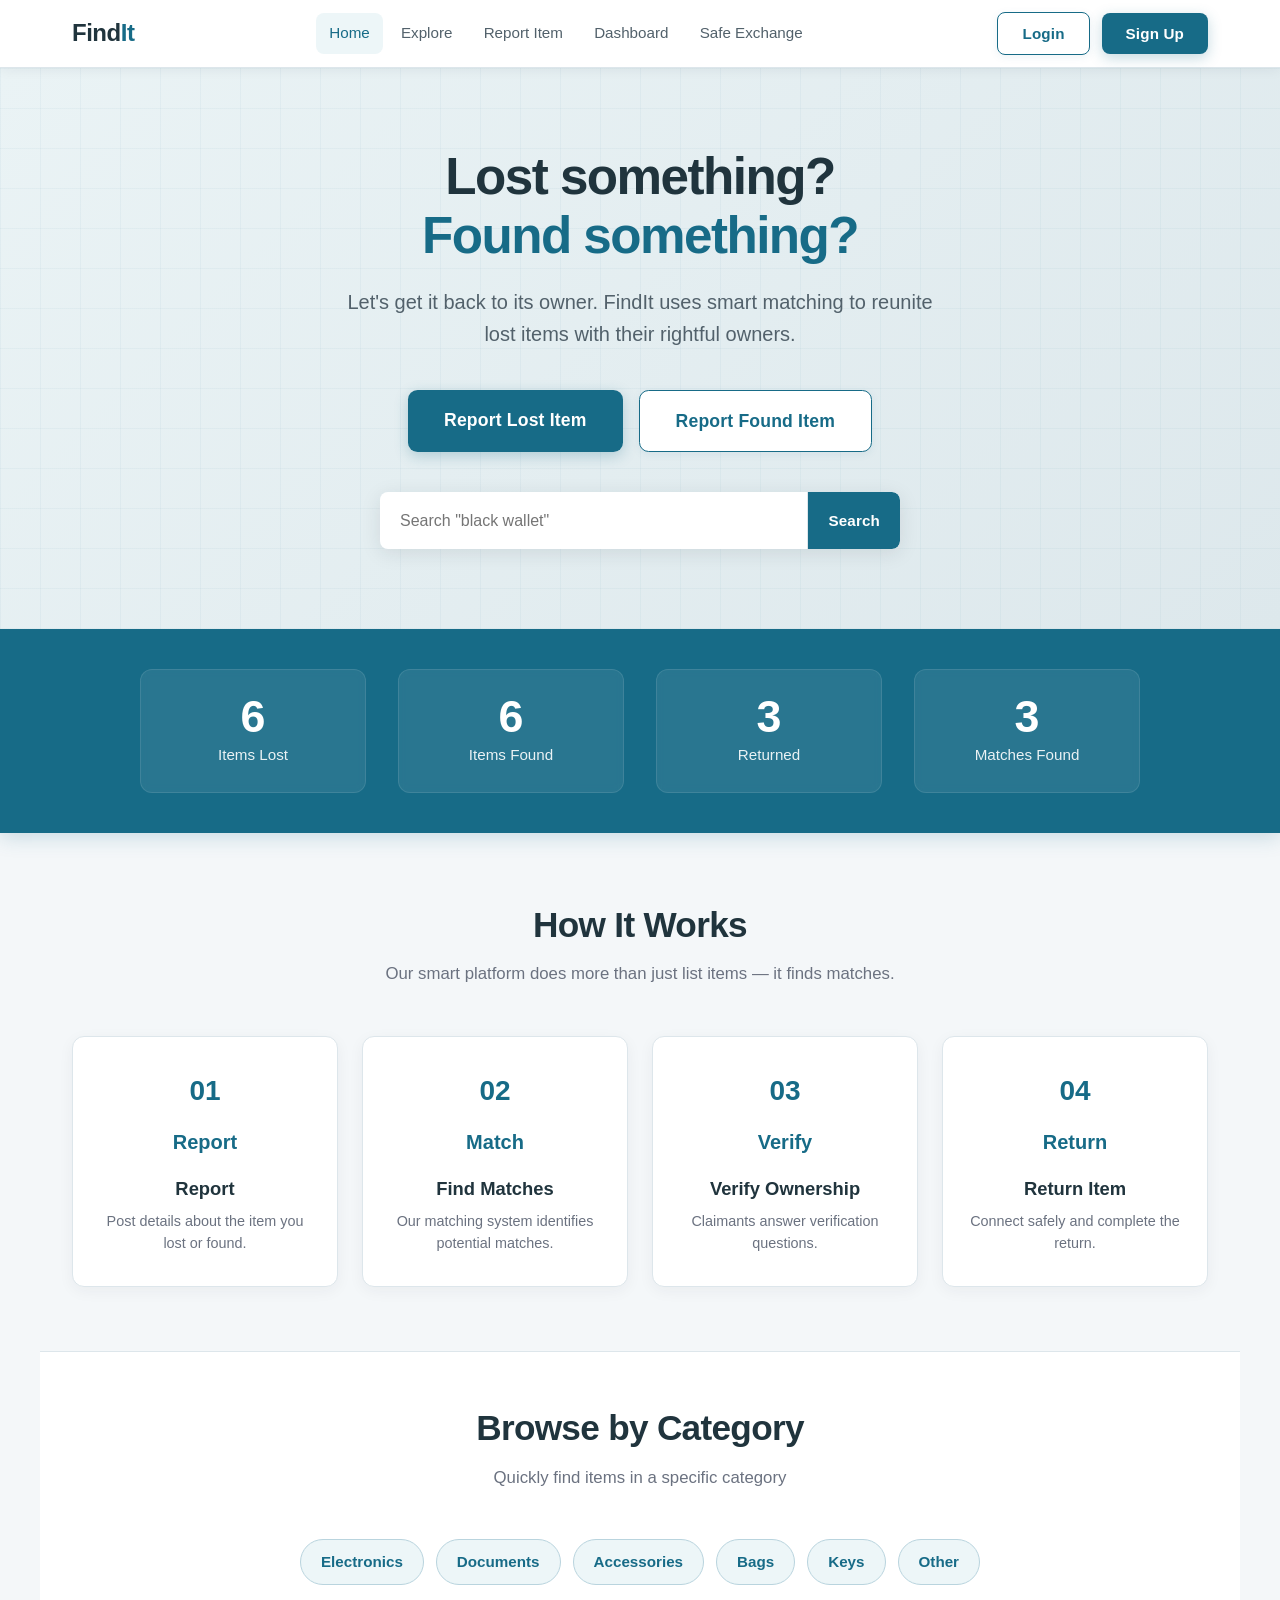
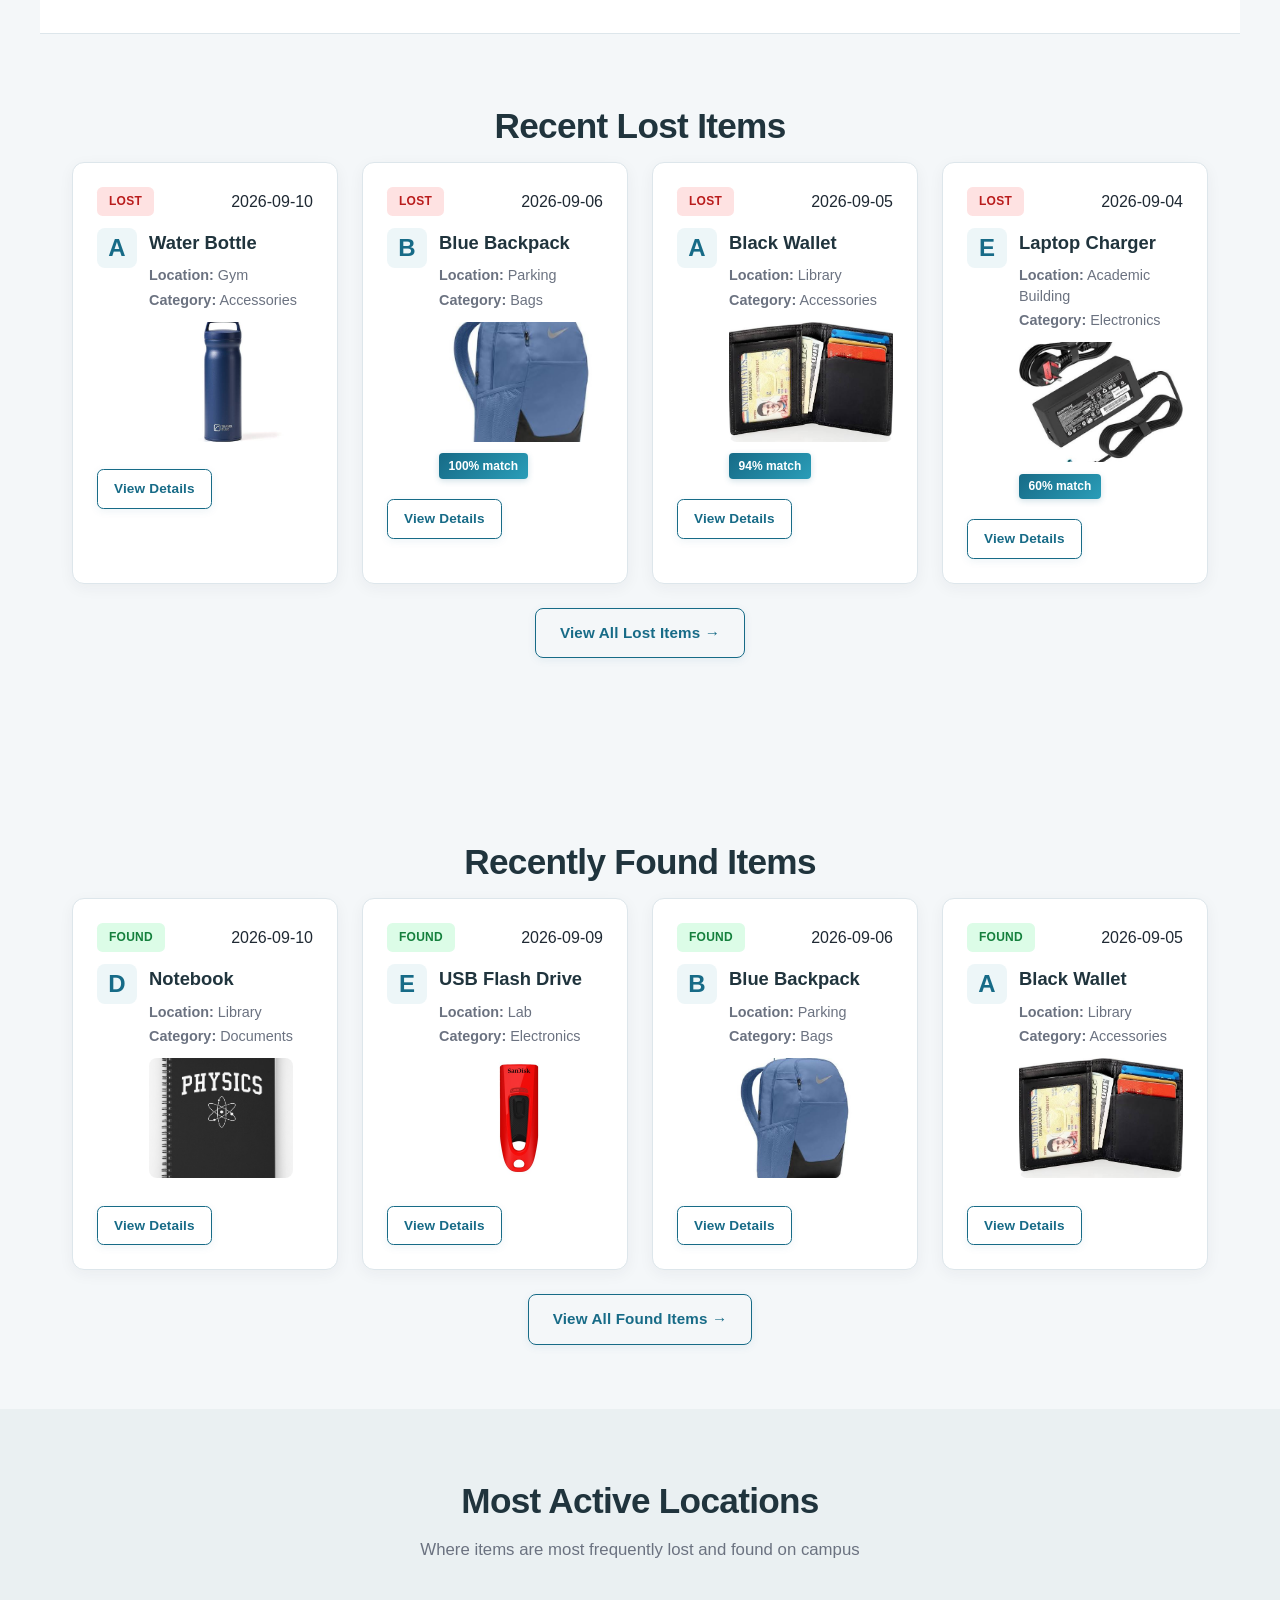
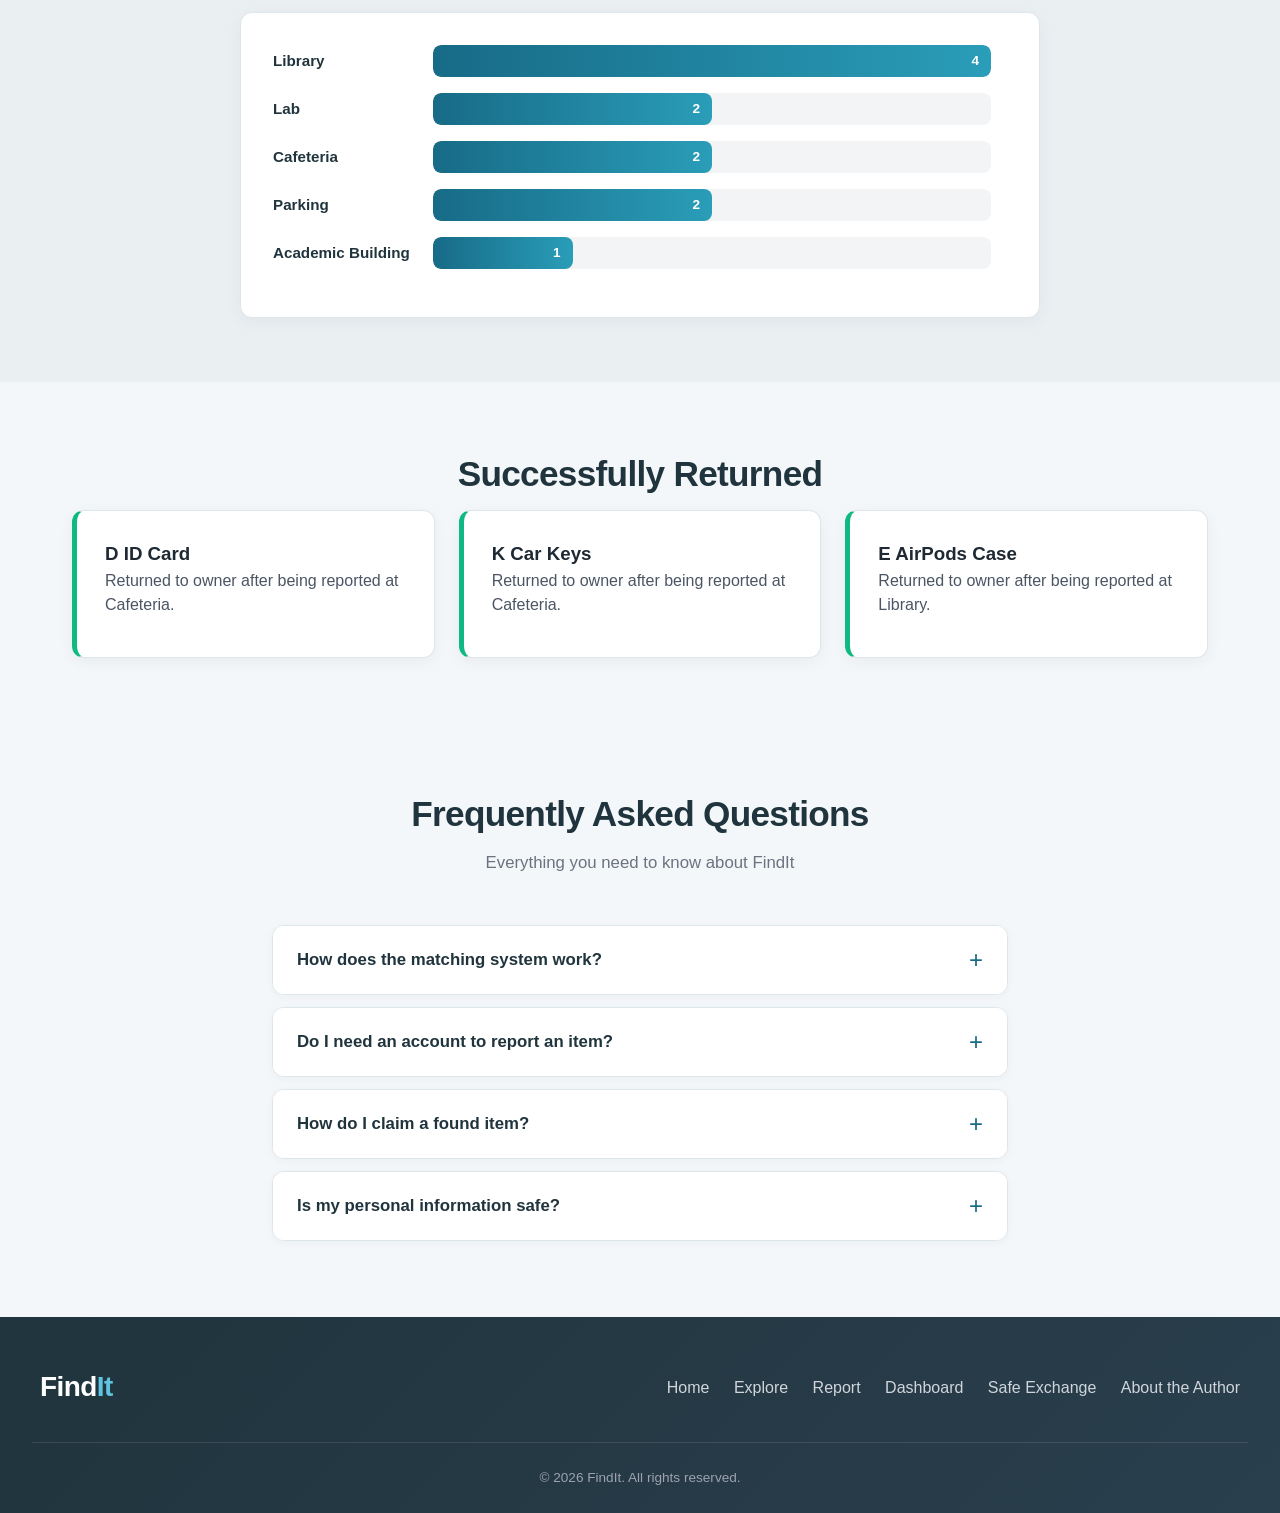
<file: safe-exchange.html>
<!DOCTYPE html>
<html lang="en">
<head>
    <meta charset="UTF-8">
    <meta name="viewport" content="width=device-width, initial-scale=1.0">
    <title>Safe Exchange — FindIt</title>
    <link rel="stylesheet" href="css/style.css">
<script>
     // Prevent access to Safe Exchange without sign-in
     const currentUser = JSON.parse(localStorage.getItem('findit_current_user'));
     if (!currentUser) {
         // Redirect to home page if not logged in
         window.location.href = 'index.html';
     }
     </script>
</head>
<body>
    <nav class="navbar">
        <div class="nav-container">
            <a href="index.html" class="nav-brand"><span>Find<span class="brand-accent">It</span></span></a>
            <div class="nav-links" id="navLinks">
                <a href="index.html" class="nav-link">Home</a>
                <a href="explore.html" class="nav-link">Explore</a>
                <a href="report.html" class="nav-link">Report Item</a>
                <a href="dashboard.html" class="nav-link">Dashboard</a>
                <a href="safe-exchange.html" class="nav-link active">Safe Exchange</a>
            </div>
            <div class="nav-auth" id="navAuth"></div>
            <button class="hamburger" id="hamburger"><span></span><span></span><span></span></button>
        </div>
    </nav>

    <main class="safe-exchange-main">
        <h1 class="page-title">Safe Exchange</h1>
        <p class="page-subtitle">Securely hand over found items to their rightful owners.</p>

        <div class="exchange-grid">
            <section class="exchange-card">
                <h2>Handover Checklist</h2>
                <ul class="checklist">
                    <li>Confirm item condition with owner</li>
                    <li>Take a photo of the item</li>
                    <li>Write down any identifying details</li>
                    <li>Get owner's consent</li>
                    <li>Record the exchange</li>
                </ul>
            </section>

            <section class="exchange-card">
                <h2>Public Meeting Locations</h2>
                <ul class="meeting-locations">
                    <li><strong>Main Library – Lobby</strong> (Room 101)</li>
                    <li><strong>Campus Security Desk</strong> (Building B, Floor 2)</li>
                    <li><strong>Student Union – Info Kiosk</strong> (Level 2)</li>
                    <li><strong>Parking Garage – East Wing</strong> (Near Entrance)</li>
                </ul>
            </section>

            <section class="exchange-card">
                <h2>Start a Handover</h2>
                <p>Select a found item and initiate a secure handover.</p>
                <form id="handover-form">
                    <div class="form-group">
                        <label for="handover-item-id">Item ID</label>
                        <input type="text" id="handover-item-id" placeholder="e.g., item2" required>
                    </div>
                    <div class="form-group">
                        <label for="handover-owner-name">Owner Name</label>
                        <input type="text" id="handover-owner-name" placeholder="Owner's full name" required>
                    </div>
                    <div class="form-group">
                        <label for="handover-item-desc">Item Description</label>
                        <input type="text" id="handover-item-desc" placeholder="Brief description" required>
                    </div>
                    <div class="form-group">
                        <label for="handover-meeting">Preferred Meeting Location</label>
                        <select id="handover-meeting">
                            <option value="library">Main Library – Lobby</option>
                            <option value="security">Campus Security Desk</option>
                            <option value="student-union">Student Union – Info Kiosk</option>
                            <option value="parking">Parking Garage – East Wing</option>
                        </select>
                    </div>
                    <button type="submit" class="btn btn-primary btn-block">Initiate Handover</button>
                </form>
            </section>
        </div>

        <div id="handover-result"></div>

        <section class="exchange-card" id="recent-exchanges-card">
            <h2>Recent Exchanges</h2>
            <div id="recent-exchanges"></div>
        </section>
    </main>

    <footer class="footer">
        <div class="footer-content">
            <div class="footer-brand"><span>Find<span class="brand-accent">It</span></span></div>
            <div class="footer-links">
                <a href="index.html">Home</a>
                <a href="explore.html">Explore</a>
                <a href="report.html">Report</a>
                <a href="dashboard.html">Dashboard</a>
                <a href="safe-exchange.html">Safe Exchange</a>
                <a href="https://abidhasan27.me" target="_blank" class="author-link">About the Author</a>
            </div>
        </div>
        <div class="footer-bottom"><p>© 2026 FindIt. All rights reserved.</p></div>
    </footer>

    <div class="modal-overlay" id="contactModal" style="display:none;">
        <div class="modal">
            <button class="modal-close" id="contactModalClose">Close</button>
            <h2>Safe Exchange</h2>
            <p class="modal-subtitle">We will contact the finder for you.</p>
            <div id="contact-modal-body">
                <p>Connecting you to the finder...</p>
            </div>
        </div>
    </div>

    <div class="toast-container" id="toastContainer"></div>

    <script src="js/data.js"></script>
    <script src="js/app.js"></script>
    <script src="js/safe-exchange.js"></script>
    <script>
        document.addEventListener('DOMContentLoaded', function() {
            if (typeof setupSafeExchangePage === 'function') {
                setupSafeExchangePage();
            }
        });
    </script>
</body>
</html>
</file>
<file: css/style.css>
/* ===== GLOBAL ===== */
* {
  margin: 0;
  padding: 0;
  box-sizing: border-box;
}

body {
  font-family: "Segoe UI", Arial, sans-serif;
  background-color: #f4f7f9;
  color: #1f2933;
  line-height: 1.6;
}

a {
  text-decoration: none;
  color: inherit;
}

input,
select,
textarea {
  font: inherit;
  color: inherit;
}

input:focus,
select:focus,
textarea:focus {
  outline: 2px solid rgba(23, 107, 135, 0.25);
  border-color: #176b87;
  box-shadow: 0 0 0 3px rgba(23, 107, 135, 0.08);
}

/* ===== BUTTONS ===== */
.btn {
  display: inline-block;
  padding: 0.75rem 1.5rem;
  border-radius: 0.5rem;
  font-weight: 600;
  cursor: pointer;
  border: none;
  transition: all 0.25s ease;
  font-size: 0.95rem;
  letter-spacing: 0.01em;
}

.btn-primary {
  background-color: #176b87;
  color: #fff;
  box-shadow: 0 4px 14px rgba(23, 107, 135, 0.25);
}
.btn-primary:hover {
  background-color: #12576d;
  transform: translateY(-2px);
  box-shadow: 0 6px 20px rgba(23, 107, 135, 0.35);
}

.btn-secondary {
  background-color: #fff;
  color: #176b87;
  border: 1.5px solid #176b87;
  box-shadow: 0 2px 8px rgba(23, 107, 135, 0.08);
}
.btn-secondary:hover {
  background-color: #edf6f8;
  transform: translateY(-2px);
  box-shadow: 0 4px 12px rgba(23, 107, 135, 0.15);
}

.btn-outline {
  background-color: transparent;
  border: 1.5px solid #176b87;
  color: #176b87;
  box-shadow: 0 2px 8px rgba(23, 107, 135, 0.08);
}
.btn-outline:hover {
  background-color: #edf6f8;
  transform: translateY(-2px);
  box-shadow: 0 4px 12px rgba(23, 107, 135, 0.15);
}

.btn-lg {
  padding: 1rem 2.25rem;
  font-size: 1.1rem;
  border-radius: 0.6rem;
}

.btn-block {
  display: block;
  width: 100%;
}

.btn-search {
  background-color: #176b87;
  color: white;
  border-radius: 0 0.5rem 0.5rem 0;
  padding: 0.75rem 1.25rem;
  font-weight: 600;
  border: none;
  transition: background-color 0.2s;
}
.btn-search:hover {
  background-color: #12576d;
}

.btn-sm {
  padding: 0.35rem 0.75rem;
  font-size: 0.8rem;
  border-radius: 0.35rem;
}

/* ===== NAVBAR ===== */
.navbar {
  background-color: #ffffff;
  border-bottom: 1px solid #dde6eb;
  position: sticky;
  top: 0;
  z-index: 100;
  box-shadow: 0 2px 12px rgba(31, 41, 51, 0.06);
}

.nav-container {
  display: flex;
  justify-content: space-between;
  align-items: center;
  max-width: 1200px;
  margin: 0 auto;
  padding: 0.75rem 2rem;
}

.nav-brand {
  font-size: 1.5rem;
  font-weight: 800;
  color: #20343d;
  letter-spacing: -0.02em;
}
.nav-brand .brand-accent {
  color: #176b87;
}

.nav-links {
  display: flex;
  gap: 0.25rem;
}

.nav-link {
  font-weight: 500;
  color: #52616b;
  padding: 0.5rem 0.85rem;
  border-radius: 0.5rem;
  transition: all 0.2s ease;
  font-size: 0.95rem;
}
.nav-link:hover, .nav-link.active {
  background-color: #edf6f8;
  color: #176b87;
}

.nav-auth {
  display: flex;
  align-items: center;
  gap: 0.75rem;
}

.hamburger {
  display: none;
  flex-direction: column;
  cursor: pointer;
  background: none;
  border: none;
  gap: 4px;
  padding: 0.25rem;
}
.hamburger span {
  width: 24px;
  height: 3px;
  background-color: #20343d;
  border-radius: 2px;
  transition: all 0.2s;
}

/* ===== HERO ===== */
.hero {
  position: relative;
  background: linear-gradient(135deg, #eaf3f5 0%, #dde8ec 100%);
  padding: 5rem 2rem;
  overflow: hidden;
}
.hero-bg-pattern {
  position: absolute;
  top: 0;
  left: 0;
  width: 100%;
  height: 100%;
  background-image: linear-gradient(90deg, rgba(23,107,135,0.06) 1px, transparent 1px), linear-gradient(rgba(23,107,135,0.06) 1px, transparent 1px);
  background-size: 40px 40px;
  z-index: 1;
  opacity: 0.7;
}
.hero-content {
  position: relative;
  z-index: 2;
  max-width: 800px;
  margin: 0 auto;
  text-align: center;
  animation: fadeUp 0.8s ease-out;
}
@keyframes fadeUp {
  from { opacity: 0; transform: translateY(20px); }
  to { opacity: 1; transform: translateY(0); }
}
.hero-title {
  font-size: 3.2rem;
  font-weight: 800;
  line-height: 1.15;
  margin-bottom: 1.25rem;
  color: #20343d;
  letter-spacing: -0.03em;
}
.hero-highlight {
  color: #176b87;
}
.hero-subtitle {
  font-size: 1.25rem;
  color: #52616b;
  margin-bottom: 2.5rem;
  max-width: 600px;
  margin-left: auto;
  margin-right: auto;
}
.hero-buttons {
  display: flex;
  gap: 1rem;
  justify-content: center;
  margin-bottom: 2.5rem;
  flex-wrap: wrap;
}
.hero-search {
  display: flex;
  max-width: 520px;
  margin: 0 auto;
  box-shadow: 0 4px 20px rgba(31, 41, 51, 0.1);
  border-radius: 0.5rem;
  overflow: hidden;
}
.hero-search-input {
  flex: 1;
  padding: 1rem 1.25rem;
  border: none;
  border-right: 1px solid #dde6eb;
  font-size: 1rem;
  outline: none;
  background: #fff;
}
.hero-search-input:focus {
  background: #f8fafb;
}

/* ===== STATS ===== */
.stats-banner {
  background-color: #176b87;
  color: white;
  padding: 2.5rem 2rem;
  box-shadow: 0 4px 20px rgba(23, 107, 135, 0.2);
}
.stats-container {
  display: grid;
  grid-template-columns: repeat(4, 1fr);
  gap: 2rem;
  max-width: 1000px;
  margin: 0 auto;
  text-align: center;
}
.stat-card {
  background: rgba(255,255,255,0.08);
  border-radius: 0.75rem;
  padding: 1.5rem 1rem;
  backdrop-filter: blur(4px);
  border: 1px solid rgba(255,255,255,0.1);
  transition: transform 0.2s;
}
.stat-card:hover {
  transform: translateY(-3px);
  background: rgba(255,255,255,0.12);
}
.stat-number {
  font-size: 2.8rem;
  font-weight: 800;
  line-height: 1;
  margin-bottom: 0.25rem;
  color: #fff;
}
.stat-label {
  font-size: 0.95rem;
  opacity: 0.9;
  font-weight: 500;
}

/* ===== HOW IT WORKS ===== */
.how-it-works {
  padding: 4rem 2rem;
  max-width: 1200px;
  margin: 0 auto;
}
.section-title {
  text-align: center;
  font-size: 2.2rem;
  font-weight: 800;
  margin-bottom: 0.5rem;
  color: #20343d;
  letter-spacing: -0.02em;
}
.section-subtitle {
  text-align: center;
  color: #6b7280;
  margin-bottom: 3rem;
  font-size: 1.05rem;
}

.page-title {
  margin-bottom: 0.4rem;
  font-size: 2.2rem;
  font-weight: 800;
  color: #20343d;
  letter-spacing: -0.02em;
}

.page-subtitle {
  margin-bottom: 1.5rem;
  color: #647784;
  font-size: 1.05rem;
}

.steps-grid {
  display: grid;
  grid-template-columns: repeat(4, 1fr);
  gap: 1.5rem;
}
.step-card {
  background: white;
  padding: 2rem 1.5rem;
  border: 1px solid #dde6eb;
  border-radius: 0.75rem;
  text-align: center;
  box-shadow: 0 4px 15px rgba(31,41,51,0.05);
  transition: all 0.25s ease;
}
.step-card:hover {
  transform: translateY(-5px);
  box-shadow: 0 12px 30px rgba(31,41,51,0.1);
  border-color: #b9d4de;
}
.step-number {
  font-size: 1.75rem;
  font-weight: 800;
  color: #176b87;
  margin-bottom: 0.75rem;
}
.step-icon {
  color: #176b87;
  font-size: 1.25rem;
  font-weight: 700;
  margin-bottom: 1rem;
}
.step-card h3 {
  margin-bottom: 0.5rem;
  font-size: 1.15rem;
  color: #20343d;
}
.step-card p {
  color: #6b7280;
  font-size: 0.9rem;
  line-height: 1.5;
}

/* ===== CATEGORY CHIPS ===== */
.category-section {
  padding: 3rem 2rem;
  max-width: 1200px;
  margin: 0 auto;
  background: white;
  border-top: 1px solid #dde6eb;
  border-bottom: 1px solid #dde6eb;
}
.category-chips {
  display: flex;
  flex-wrap: wrap;
  gap: 0.75rem;
  justify-content: center;
}
.category-chip {
  padding: 0.6rem 1.25rem;
  background: #edf6f8;
  border: 1.5px solid #b9d4de;
  border-radius: 2rem;
  font-weight: 600;
  color: #176b87;
  cursor: pointer;
  transition: all 0.2s ease;
  font-size: 0.95rem;
}
.category-chip:hover {
  background: #176b87;
  color: white;
  border-color: #176b87;
  transform: translateY(-2px);
  box-shadow: 0 4px 10px rgba(23, 107, 135, 0.2);
}

/* ===== RECENT ITEMS ===== */
.recent-section {
  padding: 4rem 2rem;
  max-width: 1200px;
  margin: 0 auto;
}
.items-grid {
  display: grid;
  grid-template-columns: repeat(auto-fill, minmax(260px, 1fr));
  gap: 1.5rem;
}
.item-card {
  background: white;
  border: 1px solid #dde6eb;
  border-radius: 0.75rem;
  padding: 1.5rem;
  box-shadow: 0 4px 15px rgba(31,41,51,0.05);
  transition: all 0.25s ease;
}
.item-card:hover {
  border-color: #b9d4de;
  transform: translateY(-4px);
  box-shadow: 0 12px 30px rgba(31,41,51,0.1);
}
.item-card-header {
  display: flex;
  justify-content: space-between;
  align-items: center;
  margin-bottom: 0.75rem;
}
.item-type {
  padding: 0.3rem 0.75rem;
  border-radius: 0.35rem;
  font-size: 0.75rem;
  font-weight: 700;
  letter-spacing: 0.02em;
}
.item-type.lost { background: #fee2e2; color: #b91c1c; }
.item-type.found { background: #dcfce7; color: #15803d; }
.item-type.returned { background: #e0f2fe; color: #0369a1; }
.item-card h3 {
  margin-bottom: 0.5rem;
  font-size: 1.15rem;
  color: #20343d;
}
.item-card p {
  color: #6b7280;
  font-size: 0.9rem;
  margin-bottom: 0.25rem;
  line-height: 1.4;
}
.item-card .btn {
  margin-top: 0.75rem;
  font-size: 0.85rem;
  padding: 0.5rem 1rem;
  border-radius: 0.4rem;
}

/* ===== LOCATION CHART ===== */
.location-section {
  padding: 4rem 2rem;
  background-color: #eaf0f2;
}
.chart-container {
  max-width: 800px;
  margin: 0 auto;
  background: white;
  padding: 2rem;
  border: 1px solid #dde6eb;
  border-radius: 0.75rem;
  box-shadow: 0 4px 15px rgba(31,41,51,0.05);
}
.chart-bar {
  display: flex;
  align-items: center;
  margin-bottom: 1rem;
}
.chart-label {
  width: 160px;
  font-weight: 600;
  color: #20343d;
  font-size: 0.95rem;
}
.chart-track {
  flex: 1;
  background: #f3f4f6;
  height: 32px;
  border-radius: 0.5rem;
  margin-right: 1rem;
  position: relative;
  overflow: hidden;
}
.chart-fill {
  height: 100%;
  background: linear-gradient(90deg, #176b87, #2a9db8);
  border-radius: 0.5rem;
  color: white;
  display: flex;
  align-items: center;
  justify-content: flex-end;
  padding-right: 0.75rem;
  font-size: 0.85rem;
  font-weight: 700;
  min-width: 50px;
  transition: width 0.5s ease;
}

/* ===== SUCCESS STORIES ===== */
.success-section {
  padding: 4rem 2rem;
  max-width: 1200px;
  margin: 0 auto;
}
.success-stories {
  display: grid;
  grid-template-columns: repeat(auto-fill, minmax(320px, 1fr));
  gap: 1.5rem;
}
.success-card {
  background: white;
  padding: 1.75rem;
  border: 1px solid #dde6eb;
  border-radius: 0.75rem;
  box-shadow: 0 4px 15px rgba(31,41,51,0.05);
  border-left: 5px solid #10b981;
  transition: all 0.25s ease;
}
.success-card:hover {
  transform: translateY(-3px);
  box-shadow: 0 12px 30px rgba(31,41,51,0.1);
}
.success-card p {
  color: #4b5563;
  margin-bottom: 0.75rem;
  line-height: 1.5;
}

/* ===== FOOTER ===== */
.footer {
  background: linear-gradient(135deg, #20343d 0%, #2a3f4d 100%);
  color: white;
  padding: 3rem 2rem 1.5rem;
}
.footer-content {
  display: flex;
  justify-content: space-between;
  align-items: center;
  max-width: 1200px;
  margin: 0 auto;
  flex-wrap: wrap;
  gap: 1rem;
}
.footer-brand {
  font-size: 1.75rem;
  font-weight: 800;
  letter-spacing: -0.02em;
}
.footer-brand .brand-accent {
  color: #5ec4e0;
}
.footer-links a {
  margin-left: 1.25rem;
  color: #d1d5db;
  font-weight: 500;
  transition: color 0.2s;
}
.footer-links a:hover {
  color: #5ec4e0;
}
.footer-bottom {
  text-align: center;
  margin-top: 2rem;
  padding-top: 1.5rem;
  border-top: 1px solid rgba(255,255,255,0.1);
  color: #9ca3af;
  font-size: 0.85rem;
}

/* ===== AUTH MODAL ===== */
.modal-overlay {
  display: none;
  position: fixed;
  top: 0;
  left: 0;
  width: 100%;
  height: 100%;
  background: rgba(31, 41, 51, 0.55);
  z-index: 200;
  justify-content: center;
  align-items: center;
  backdrop-filter: blur(4px);
}
.modal {
  background: white;
  padding: 2.5rem;
  border-radius: 0.75rem;
  width: 90%;
  max-width: 420px;
  position: relative;
  box-shadow: 0 20px 50px rgba(0,0,0,0.25);
  animation: modalIn 0.3s ease-out;
}
@keyframes modalIn {
  from { opacity: 0; transform: scale(0.95); }
  to { opacity: 1; transform: scale(1); }
}
.modal-close {
  position: absolute;
  top: 1rem;
  right: 1rem;
  background: #f3f4f6;
  border: none;
  width: 36px;
  height: 36px;
  border-radius: 50%;
  font-size: 1.1rem;
  cursor: pointer;
  color: #20343d;
  transition: background 0.2s;
  display: flex;
  align-items: center;
  justify-content: center;
}
.modal-close:hover {
  background: #dde6eb;
}
.modal h2 {
  margin-bottom: 0.5rem;
  font-size: 1.5rem;
  color: #20343d;
}
.modal-subtitle {
  color: #6b7280;
  margin-bottom: 1.5rem;
  font-size: 0.95rem;
}
.form-group {
  margin-bottom: 1rem;
}
.form-group label {
  display: block;
  margin-bottom: 0.35rem;
  font-weight: 600;
  color: #37474f;
  font-size: 0.9rem;
}
.form-group input,
.form-group select,
.form-group textarea {
  width: 100%;
  padding: 0.75rem;
  border: 1.5px solid #dde6eb;
  border-radius: 0.5rem;
  font-size: 1rem;
  transition: border-color 0.2s, box-shadow 0.2s;
}
.form-group input:focus,
.form-group select:focus,
.form-group textarea:focus {
  border-color: #176b87;
  box-shadow: 0 0 0 3px rgba(23, 107, 135, 0.1);
}

.modal form label {
  display: block;
  margin: 0.75rem 0 0.35rem;
  font-weight: 600;
  color: #37474f;
}

.modal form input {
  width: 100%;
  padding: 0.75rem;
  border: 1.5px solid #dde6eb;
  border-radius: 0.5rem;
}
.auth-toggle {
  margin-top: 1.25rem;
  text-align: center;
  color: #6b7280;
  font-size: 0.9rem;
}
.auth-toggle a {
  color: #176b87;
  font-weight: 600;
  text-decoration: underline;
  text-underline-offset: 2px;
}

/* ===== TOAST ===== */
.toast-container {
  position: fixed;
  bottom: 2rem;
  right: 2rem;
  z-index: 300;
}
.toast {
  background: #20343d;
  color: white;
  padding: 1rem 1.5rem;
  border-radius: 0.5rem;
  margin-top: 0.5rem;
  animation: slideIn 0.3s ease-out;
  box-shadow: 0 10px 25px rgba(0,0,0,0.2);
  font-weight: 500;
}
@keyframes slideIn {
  from { transform: translateX(100%); opacity: 0; }
  to { transform: translateX(0); opacity: 1; }
}

/* ===== EXPLORE PAGE ===== */
.explore-main, .report-main, .dashboard-main, .details-main {
  padding: 3rem 2rem;
  max-width: 1200px;
  margin: 0 auto;
}
.filter-panel {
  display: grid;
  grid-template-columns: 2fr 1fr 1fr 1fr 1fr auto;
  gap: 0.75rem;
  margin-bottom: 1.5rem;
  background: white;
  padding: 1.25rem;
  border: 1px solid #dde6eb;
  border-radius: 0.75rem;
  box-shadow: 0 4px 15px rgba(31,41,51,0.05);
}
.filter-search {
  padding: 0.75rem;
  border: 1.5px solid #dde6eb;
  border-radius: 0.5rem;
  font-size: 0.95rem;
  transition: border-color 0.2s;
}
.filter-search:focus {
  border-color: #176b87;
}
.results-count {
  margin-bottom: 1rem;
  font-weight: 600;
  color: #52616b;
  font-size: 1rem;
}
.pagination {
  display: flex;
  justify-content: center;
  gap: 0.5rem;
  margin-top: 2rem;
}
.pagination button {
  padding: 0.6rem 1.1rem;
  border: 1.5px solid #dde6eb;
  background: white;
  cursor: pointer;
  border-radius: 0.5rem;
  font-weight: 500;
  transition: all 0.2s;
}
.pagination button:hover {
  background: #edf6f8;
  border-color: #176b87;
}
.pagination button.active {
  background: #176b87;
  color: white;
  border-color: #176b87;
}

/* ===== REPORT FORM ===== */
.report-form {
  background: white;
  padding: 2.5rem;
  border: 1px solid #dde6eb;
  border-radius: 0.75rem;
  box-shadow: 0 4px 15px rgba(31,41,51,0.05);
}
.form-section {
  margin-bottom: 2.5rem;
}
.form-section h2 {
  margin-bottom: 1.25rem;
  font-size: 1.3rem;
  color: #20343d;
  font-weight: 700;
}
.radio-group {
  display: flex;
  gap: 1rem;
}
.radio-card {
  flex: 1;
  cursor: pointer;
}
.radio-card input {
  display: none;
}
.radio-content {
  display: block;
  padding: 1.25rem;
  border: 2px solid #dde6eb;
  border-radius: 0.5rem;
  text-align: center;
  font-weight: 600;
  transition: all 0.2s ease;
  color: #20343d;
}
.radio-card input:checked + .radio-content {
  border-color: #176b87;
  background: #edf6f8;
  color: #176b87;
  box-shadow: 0 4px 10px rgba(23, 107, 135, 0.1);
}
.form-grid {
  display: grid;
  grid-template-columns: 1fr 1fr;
  gap: 1rem;
}
.full-width {
  grid-column: span 2;
}

/* ===== DETAILS PAGE ===== */
.item-detail-card {
  background: white;
  border: 1px solid #dde6eb;
  border-radius: 0.75rem;
  padding: 2rem;
  box-shadow: 0 4px 15px rgba(31,41,51,0.05);
  display: flex;
  gap: 2rem;
  flex-wrap: wrap;
}
.item-detail-info {
  flex: 1;
  min-width: 250px;
}
.item-detail-info h2 {
  margin-bottom: 0.75rem;
  font-size: 1.5rem;
  color: #20343d;
}
.item-detail-info p {
  margin-bottom: 0.5rem;
  color: #4b5563;
  line-height: 1.5;
}
.match-score {
  display: inline-block;
  background: linear-gradient(135deg, #176b87, #2a9db8);
  color: white;
  padding: 0.35rem 0.85rem;
  border-radius: 0.35rem;
  font-weight: 700;
  margin-bottom: 1rem;
  box-shadow: 0 2px 8px rgba(23, 107, 135, 0.25);
}

/* ===== DASHBOARD ===== */
.dashboard-stats {
  display: grid;
  grid-template-columns: repeat(4, 1fr);
  gap: 1rem;
  margin-bottom: 2.5rem;
}
@media (max-width: 768px) {
  .dashboard-stats {
    grid-template-columns: repeat(2, 1fr);
  }
}
.dash-stat {
  background: white;
  padding: 1.5rem;
  border-radius: 0.75rem;
  text-align: center;
  box-shadow: 0 4px 15px rgba(31,41,51,0.05);
  border: 1px solid #dde6eb;
  transition: transform 0.2s;
}
.dash-stat:hover {
  transform: translateY(-3px);
}
.dash-stat-number {
  font-size: 2.2rem;
  font-weight: 800;
  color: #176b87;
  line-height: 1;
}
.dashboard-sections {
  display: grid;
  grid-template-columns: repeat(3, 1fr);
  gap: 1.5rem;
}
.dashboard-column {
  background: white;
  padding: 1.5rem;
  border-radius: 0.75rem;
  box-shadow: 0 4px 15px rgba(31,41,51,0.05);
  border: 1px solid #dde6eb;
}
.dashboard-column h2 {
  margin-bottom: 1rem;
  font-size: 1.2rem;
  color: #20343d;
  font-weight: 700;
}
.dashboard-item {
  padding: 0.75rem 0;
  border-bottom: 1px solid #f3f4f6;
}
.dashboard-item:last-child {
  border-bottom: none;
}

/* ===== RESPONSIVE ===== */
@media (max-width: 768px) {
  .nav-links {
    display: none;
    flex-direction: column;
    width: 100%;
    background: white;
    position: absolute;
    top: 70px;
    left: 0;
    padding: 1rem;
    box-shadow: 0 10px 25px rgba(0,0,0,0.1);
    border-top: 1px solid #dde6eb;
    border-radius: 0 0 0.75rem 0.75rem;
  }
  .nav-links.active {
    display: flex;
  }
  .hamburger {
    display: flex;
  }
  .steps-grid {
    grid-template-columns: 1fr 1fr;
  }
  .stats-container {
    grid-template-columns: 1fr 1fr;
  }
  .filter-panel {
    grid-template-columns: 1fr;
  }
  .form-grid {
    grid-template-columns: 1fr;
  }
  .full-width {
    grid-column: span 1;
  }
  .dashboard-sections {
    grid-template-columns: 1fr;
  }
  .report-layout {
    grid-template-columns: 1fr;
  }
  .details-layout {
    grid-template-columns: 1fr;
  }
  .hero-title {
    font-size: 2.2rem;
  }
  .item-detail-card {
    flex-direction: column;
  }
}

/* ===== ITEM CARD ENHANCEMENTS ===== */
.item-card-body {
  display: flex;
  gap: 0.75rem;
  align-items: flex-start;
  margin-bottom: 0.5rem;
}
.item-icon {
  font-size: 1.5rem;
  line-height: 1;
  flex-shrink: 0;
  display: inline-flex;
  align-items: center;
  justify-content: center;
  width: 2.5rem;
  height: 2.5rem;
  border-radius: 0.5rem;
  background: #edf6f8;
  color: #176b87;
  font-weight: 700;
}
.match-badge {
  display: inline-block;
  background: linear-gradient(135deg, #176b87, #2a9db8);
  color: white;
  padding: 0.2rem 0.6rem;
  border-radius: 0.25rem;
  font-size: 0.75rem;
  font-weight: 700;
  margin-top: 0.25rem;
  box-shadow: 0 2px 6px rgba(23, 107, 135, 0.2);
}
.btn-sm {
  padding: 0.35rem 0.75rem;
  font-size: 0.8rem;
  margin-top: 0.5rem;
  border-radius: 0.35rem;
}

/* ===== EMPTY STATE ===== */
.empty-state {
  padding: 2rem;
  border: 2px dashed #dde6eb;
  border-radius: 0.75rem;
  text-align: center;
  color: #6b7280;
  background: #fafbfc;
}
.empty-state p {
  margin-bottom: 0.75rem;
  font-size: 1.05rem;
}
.loading-placeholder {
  padding: 2.5rem;
  text-align: center;
  color: #9ca3af;
  font-style: italic;
  font-size: 1rem;
}

/* ===== FILTER TAGS ===== */
.filter-tags {
  display: flex;
  flex-wrap: wrap;
  gap: 0.5rem;
  margin-bottom: 1rem;
}
.filter-tag {
  display: inline-flex;
  align-items: center;
  gap: 0.35rem;
  padding: 0.4rem 0.85rem;
  background: #edf6f8;
  border: 1.5px solid #b9d4de;
  border-radius: 2rem;
  font-size: 0.85rem;
  color: #176b87;
  cursor: pointer;
  font-weight: 500;
  transition: all 0.2s;
}
.filter-tag:hover {
  background: #176b87;
  color: white;
  border-color: #176b87;
}
.sort-bar {
  display: flex;
  align-items: center;
  gap: 0.75rem;
  margin-bottom: 1rem;
}
.sort-bar label {
  font-weight: 600;
  color: #52616b;
  font-size: 0.95rem;
}
.sort-bar select {
  padding: 0.6rem 0.75rem;
  border: 1.5px solid #dde6eb;
  border-radius: 0.5rem;
  font-size: 0.95rem;
  background: white;
  cursor: pointer;
  transition: border-color 0.2s;
}
.sort-bar select:focus {
  border-color: #176b87;
}

/* ===== DETAILS LAYOUT ===== */
.breadcrumb {
  margin-bottom: 1rem;
  color: #6b7280;
  font-size: 0.9rem;
}
.breadcrumb a {
  color: #176b87;
  font-weight: 500;
}
.breadcrumb a:hover {
  text-decoration: underline;
}
.details-layout {
  display: grid;
  grid-template-columns: 1fr 280px;
  gap: 1.5rem;
  align-items: start;
}
.related-items {
  background: white;
  border: 1px solid #dde6eb;
  border-radius: 0.75rem;
  padding: 1.25rem;
  box-shadow: 0 4px 15px rgba(31,41,51,0.05);
}
.related-items h3 {
  margin-bottom: 1rem;
  font-size: 1.1rem;
  color: #20343d;
  font-weight: 700;
}
.related-item {
  padding: 0.75rem 0;
  border-bottom: 1px solid #f3f4f6;
}
.related-item:last-child {
  border-bottom: none;
}
.related-item a {
  color: #176b87;
  font-weight: 600;
  transition: color 0.2s;
}
.related-item a:hover {
  color: #12576d;
}
.item-detail-visual {
  width: 200px;
  height: 200px;
  background: linear-gradient(135deg, #edf6f8, #dde8ec);
  border: 1.5px solid #dde6eb;
  border-radius: 0.75rem;
  display: flex;
  flex-direction: column;
  align-items: center;
  justify-content: center;
  gap: 0.5rem;
}
.item-detail-visual .item-icon-large {
  font-size: 4rem;
}
.color-swatch {
  width: 24px;
  height: 24px;
  border-radius: 50%;
  border: 2px solid #dde6eb;
  display: inline-block;
  vertical-align: middle;
  margin-left: 0.5rem;
  box-shadow: 0 2px 4px rgba(0,0,0,0.1);
}

/* ===== REPORT LAYOUT ===== */
.report-layout {
  display: grid;
  grid-template-columns: 1fr 280px;
  gap: 1.5rem;
  align-items: start;
}
.tips-sidebar {
  background: white;
  border: 1px solid #dde6eb;
  border-radius: 0.75rem;
  padding: 1.25rem;
  box-shadow: 0 4px 15px rgba(31,41,51,0.05);
  position: sticky;
  top: 80px;
}
.tips-sidebar h3 {
  margin-bottom: 1rem;
  color: #176b87;
  font-size: 1.1rem;
  font-weight: 700;
}
.tips-sidebar ul {
  list-style: none;
  padding: 0;
}
.tips-sidebar li {
  padding: 0.5rem 0;
  border-bottom: 1px solid #f3f4f6;
  font-size: 0.9rem;
  color: #6b7280;
}
.tips-sidebar li:last-child {
  border-bottom: none;
}
.tips-sidebar li::before {
  content: '- ';
  color: #176b87;
  font-weight: bold;
}
.photo-preview {
  margin-top: 0.5rem;
  max-width: 200px;
  max-height: 150px;
  border-radius: 0.5rem;
  border: 1.5px solid #dde6eb;
  display: none;
  box-shadow: 0 2px 8px rgba(0,0,0,0.05);
}
.photo-preview.visible {
  display: block;
}
.char-counter {
  font-size: 0.8rem;
  color: #9ca3af;
  text-align: right;
  margin-top: 0.25rem;
}
.form-error {
  color: #b91c1c;
  font-size: 0.8rem;
  margin-top: 0.25rem;
  display: none;
  font-weight: 500;
}
.form-group.has-error input,
.form-group.has-error select,
.form-group.has-error textarea {
  border-color: #b91c1c;
  box-shadow: 0 0 0 3px rgba(185, 28, 28, 0.08);
}
.form-group.has-error .form-error {
  display: block;
}

/* ===== REPORT TIME PICKER ===== */
.time-picker-wrapper {
  display: flex;
  flex-direction: column;
  align-items: center;
  justify-content: center;
  gap: 0.85rem;
  width: 100%;
  padding: 0.5rem 0;
}

.circular-clock {
  display: flex;
  flex-direction: column;
  align-items: center;
  justify-content: center;
  gap: 0.75rem;
  width: min(100%, 320px);
  padding: 1.25rem;
  border: 1px solid #dce8ed;
  border-radius: 1.25rem;
  background: linear-gradient(145deg, #ffffff 0%, #f2f8fa 100%);
  box-shadow: 0 12px 30px rgba(31, 58, 68, 0.1);
  cursor: pointer;
  user-select: none;
  position: relative;
  touch-action: none;
  transition: box-shadow 0.2s ease, border-color 0.2s ease;
}

.circular-clock:hover,
.circular-clock:active {
  border-color: #a9cbd6;
  box-shadow: 0 15px 34px rgba(23, 107, 135, 0.16);
}

.circular-clock:active {
  cursor: grabbing;
}

.circular-clock:focus-visible {
  outline: 3px solid rgba(23, 107, 135, 0.24);
  outline-offset: 3px;
}

.clock-svg {
  display: block;
  width: min(100%, 260px);
  height: auto;
  aspect-ratio: 1;
  border-radius: 50%;
  overflow: visible;
  background: radial-gradient(circle at 50% 42%, #ffffff 0%, #f5fafc 74%, #e8f2f6 100%);
  box-shadow: 0 8px 22px rgba(23, 67, 82, 0.13), inset 0 0 0 1px #dce8ed;
}

.clock-svg .clock-border {
  fill: none;
  stroke: #b7d3dd;
  stroke-width: 2;
}

.clock-svg .clock-face {
  fill: rgba(255, 255, 255, 0.96);
  stroke: #dce8ed;
  stroke-width: 1;
}

.clock-svg .clock-tick {
  stroke: #91aeb9;
  stroke-width: 1.5;
  stroke-linecap: round;
}

.clock-svg .clock-tick.minor {
  stroke: #bdcfd5;
  stroke-width: 1;
}

.clock-svg .clock-tick.major {
  stroke: #176b87;
  stroke-width: 2.6;
}

.clock-svg .clock-number {
  fill: #294955;
  font-size: 11px;
  font-weight: 700;
  text-anchor: middle;
  dominant-baseline: middle;
  font-family: inherit;
}

.clock-svg .clock-hand {
  stroke: #176b87;
  stroke-width: 3.5;
  stroke-linecap: round;
  pointer-events: none;
}

.clock-svg .clock-hand.hour {
  stroke: #234b59;
  stroke-width: 5;
}

.clock-svg .clock-hand.minute {
  stroke: #1590ad;
  stroke-width: 3;
}

.clock-svg .clock-center-dot {
  fill: #ffffff;
  stroke: #176b87;
  stroke-width: 3;
}

.clock-digital {
  min-width: 148px;
  padding: 0.45rem 1rem;
  border: 1px solid #dce8ed;
  border-radius: 999px;
  background: #ffffff;
  text-align: center;
  font-weight: 800;
  letter-spacing: 0.035em;
  color: #203f4b;
  font-size: 1.15rem;
  line-height: 1.2;
  box-shadow: 0 3px 8px rgba(31, 58, 68, 0.06);
}

.clock-time-label {
  align-self: stretch;
  color: #294955;
  font-size: 0.85rem;
  font-weight: 700;
  text-align: left;
}

.clock-time-entry {
  width: 100%;
  min-height: 44px;
  padding: 0.65rem 0.8rem;
  border: 1px solid #cbdce2;
  border-radius: 0.6rem;
  background: #ffffff;
  color: #203f4b;
  font: inherit;
  font-size: 1rem;
  text-align: center;
}

.clock-time-entry::placeholder {
  color: #94a8b0;
}

.clock-time-entry:focus {
  outline: 2px solid rgba(23, 107, 135, 0.2);
  border-color: #176b87;
}

.clock-hint {
  margin: 0;
  text-align: center;
  color: #627984;
  font-size: 0.8rem;
  max-width: 320px;
  line-height: 1.5;
}

@media (max-width: 480px) {
  .circular-clock {
    width: min(100%, 300px);
    padding: 1rem;
  }

  .clock-svg {
    width: min(100%, 240px);
  }
}

/* ===== SAFE EXCHANGE PAGE ===== */
.safe-exchange-main {
    max-width: 1100px;
    margin: 0 auto;
    padding: 2rem;
}
.safe-exchange-main .page-title {
    text-align: center;
    margin-bottom: 0.5rem;
}
.safe-exchange-main .page-subtitle {
    text-align: center;
    color: #6b7280;
    margin-bottom: 2rem;
}
.exchange-grid {
    display: grid;
    grid-template-columns: repeat(auto-fit, minmax(300px, 1fr));
    gap: 1.5rem;
    margin-bottom: 2rem;
}
.exchange-card {
    background: white;
    border: 1px solid #dde6eb;
    border-radius: 0.75rem;
    padding: 1.5rem;
    box-shadow: 0 2px 8px rgba(31,41,51,0.04);
}
.exchange-card h2 {
    margin-top: 0;
    margin-bottom: 1rem;
    color: #20343d;
    font-size: 1.2rem;
}
.exchange-card p {
    color: #6b7280;
    font-size: 0.9rem;
}
.checklist {
    list-style: none;
    padding: 0;
}
.checklist li {
    padding: 0.5rem 0;
    border-bottom: 1px solid #f3f4f6;
    color: #37474f;
    font-size: 0.9rem;
}
.checklist li:last-child {
    border-bottom: none;
}
.meeting-locations {
    list-style: none;
    padding: 0;
}
.meeting-locations li {
    padding: 0.5rem 0;
    color: #37474f;
    font-size: 0.9rem;
}
.exchange-result {
    background: white;
    border: 1px solid #dde6eb;
    border-radius: 0.75rem;
    padding: 1.5rem;
    margin-bottom: 2rem;
    box-shadow: 0 2px 8px rgba(31,41,51,0.04);
}
.exchange-result h2 {
    margin-top: 0;
    color: #20343d;
}
.verification-code {
    display: inline-block;
    background: #edf6f8;
    color: #176b87;
    font-weight: 700;
    font-size: 1.2rem;
    padding: 0.25rem 0.75rem;
    border-radius: 0.35rem;
    border: 1px dashed #176b87;
}
.modal-actions {
    display: flex;
    gap: 0.5rem;
    margin-top: 1rem;
}
.exchange-item {
    padding: 0.75rem;
    border-bottom: 1px solid #f3f4f6;
    font-size: 0.9rem;
}
.exchange-item:last-child {
    border-bottom: none;
}
.safe-exchange-modal {
    max-width: 500px;
}
.safe-exchange-modal .verification-code {
    font-size: 1.5rem;
    padding: 0.5rem 1rem;
}

/* ===== IMAGE PLACEHOLDER ===== */
.photo-preview:not(.visible) {
    display: block;
    background: #f3f4f6;
    border: 1.5px dashed #9ca3af;
    min-height: 100px;
    max-width: 200px;
    max-height: 150px;
    border-radius: 0.5rem;
    display: flex;
    align-items: center;
    justify-content: center;
    color: #6b7280;
    font-size: 0.9rem;
    font-style: italic;
}
.photo-preview:not(.visible)::before {
    content: "No photo uploaded";
}

/* ===== DASHBOARD ENHANCEMENTS ===== */
.dashboard-item-header {
  display: flex;
  align-items: center;
  gap: 0.5rem;
  margin-bottom: 0.25rem;
}
.dashboard-item-meta {
  font-size: 0.85rem;
  color: #6b7280;
  margin-bottom: 0.5rem;
}
.claim-actions {
  display: flex;
  gap: 0.5rem;
  margin-top: 0.5rem;
}
.claim-status {
  display: inline-block;
  padding: 0.25rem 0.6rem;
  border-radius: 0.35rem;
  font-size: 0.75rem;
  font-weight: 700;
  margin-bottom: 0.5rem;
}
.claim-pending { background: #fef3c7; color: #92400e; }
.claim-approved { background: #dcfce7; color: #15803d; }
.claim-rejected { background: #fee2e2; color: #b91c1c; }
.claim-completed { background: #e0f2fe; color: #0369a1; }
.dash-stat .stat-label {
  color: #6b7280;
  margin-top: 0.25rem;
  font-weight: 500;
}

/* ===== FAQ ACCORDION ===== */
.faq-section {
  padding: 4rem 2rem;
  max-width: 800px;
  margin: 0 auto;
}
.faq-item {
  background: white;
  border: 1px solid #dde6eb;
  border-radius: 0.75rem;
  margin-bottom: 0.75rem;
  overflow: hidden;
  box-shadow: 0 2px 8px rgba(31,41,51,0.04);
  transition: box-shadow 0.2s;
}
.faq-item:hover {
  box-shadow: 0 4px 12px rgba(31,41,51,0.08);
}
.faq-question {
  width: 100%;
  padding: 1.25rem 1.5rem;
  background: white;
  border: none;
  text-align: left;
  font-weight: 600;
  font-size: 1.05rem;
  cursor: pointer;
  display: flex;
  justify-content: space-between;
  align-items: center;
  color: #20343d;
  transition: background 0.2s;
}
.faq-question:hover {
  background: #f8fafb;
}
.faq-question::after {
  content: '+';
  font-size: 1.5rem;
  color: #176b87;
  font-weight: 300;
  transition: transform 0.2s;
}
.faq-item.active .faq-question::after {
  content: '−';
}
.faq-answer {
  max-height: 0;
  overflow: hidden;
  transition: max-height 0.35s ease;
}
.faq-item.active .faq-answer {
  max-height: 300px;
}
.faq-answer p {
  padding: 0 1.5rem 1.25rem;
  color: #6b7280;
  font-size: 0.95rem;
  line-height: 1.6;
}

/* ===== VISUAL ENHANCEMENTS ===== */

/* Smooth Scrolling */
html {
  scroll-behavior: smooth;
}

/* Image Placeholder Enhancement */
.photo-preview:not(.visible) {
  background: linear-gradient(135deg, #f3f4f6 0%, #e5e7eb 100%);
  border: 2px dashed #9ca3af;
  min-height: 120px;
  max-width: 250px;
  max-height: 180px;
  border-radius: 0.75rem;
  display: flex;
  align-items: center;
  justify-content: center;
  color: #6b7280;
  font-size: 0.9rem;
  font-style: italic;
}

/* Form Enhancements */
.form-group {
  margin-bottom: 1.5rem;
}

.form-group label {
  display: block;
  font-weight: 600;
  margin-bottom: 0.5rem;
  color: #20343d;
}

.form-group input,
.form-group select,
.form-group textarea {
  width: 100%;
  padding: 0.75rem 1rem;
  border: 1.5px solid #dde6eb;
  border-radius: 0.5rem;
  font-size: 1rem;
  transition: all 0.2s ease;
  background: #ffffff;
}

.form-group input:focus,
.form-group select:focus,
.form-group textarea:focus {
  border-color: #176b87;
  box-shadow: 0 0 0 3px rgba(23, 107, 135, 0.1);
}

.form-error {
  color: #dc2626;
  font-size: 0.875rem;
  margin-top: 0.25rem;
  display: block;
}

/* Empty State Enhancement */
.empty-state {
  text-align: center;
  padding: 3rem 2rem;
  color: #6b7280;
}

.empty-state p {
  margin-bottom: 1rem;
  font-size: 1.1rem;
}

/* Responsive Adjustments */
@media (max-width: 768px) {
  h1 { font-size: 2rem; }
  h2 { font-size: 1.5rem; }
  h3 { font-size: 1.25rem; }
  
  .hero {
    padding: 3rem 1rem;
  }
  
  .hero-title {
    font-size: 2rem;
  }
  
  .nav-container {
    flex-wrap: wrap;
    padding: 0.75rem 1rem;
  }
  
  .nav-links {
    order: 3;
    width: 100%;
    flex-direction: column;
    display: none;
  }
  
  .nav-links.active {
    display: flex;
  }
  
  .nav-auth {
    display: flex;
    gap: 0.5rem;
  }
}

/* Loading States */
.loading-placeholder {
  text-align: center;
  padding: 2rem;
  color: #6b7280;
  font-style: italic;
}

/* Toast Container */
.toast-container {
  position: fixed;
  bottom: 2rem;
  right: 2rem;
  z-index: 1000;
  display: flex;
  flex-direction: column;
  gap: 0.5rem;
}

.toast {
  background: #20343d;
  color: white;
  padding: 1rem 1.5rem;
  border-radius: 0.5rem;
  box-shadow: 0 4px 12px rgba(0, 0, 0, 0.15);
  animation: slideIn 0.3s ease;
  font-weight: 500;
}

@keyframes slideIn {
  from {
    opacity: 0;
    transform: translateX(100%);
  }
  to {
    opacity: 1;
    transform: translateX(0);
  }
}

/* Auth Modal Enhancement */
.auth-modal {
  max-width: 420px;
  padding: 2rem;
}

.auth-modal h2 {
  text-align: center;
  margin-bottom: 0.5rem;
}

.modal-subtitle {
  text-align: center;
  color: #6b7280;
  margin-bottom: 1.5rem;
}

.auth-toggle {
  text-align: center;
  margin-top: 1rem;
  color: #6b7280;
}

.auth-toggle a {
  color: #176b87;
  font-weight: 600;
}

.auth-toggle a:hover {
  text-decoration: underline;
}

/* ===== TOAST ===== */
@keyframes slideIn {
  from { transform: translateX(100%); opacity: 0; }
  to { transform: translateX(0); opacity: 1; }
}
</file>
